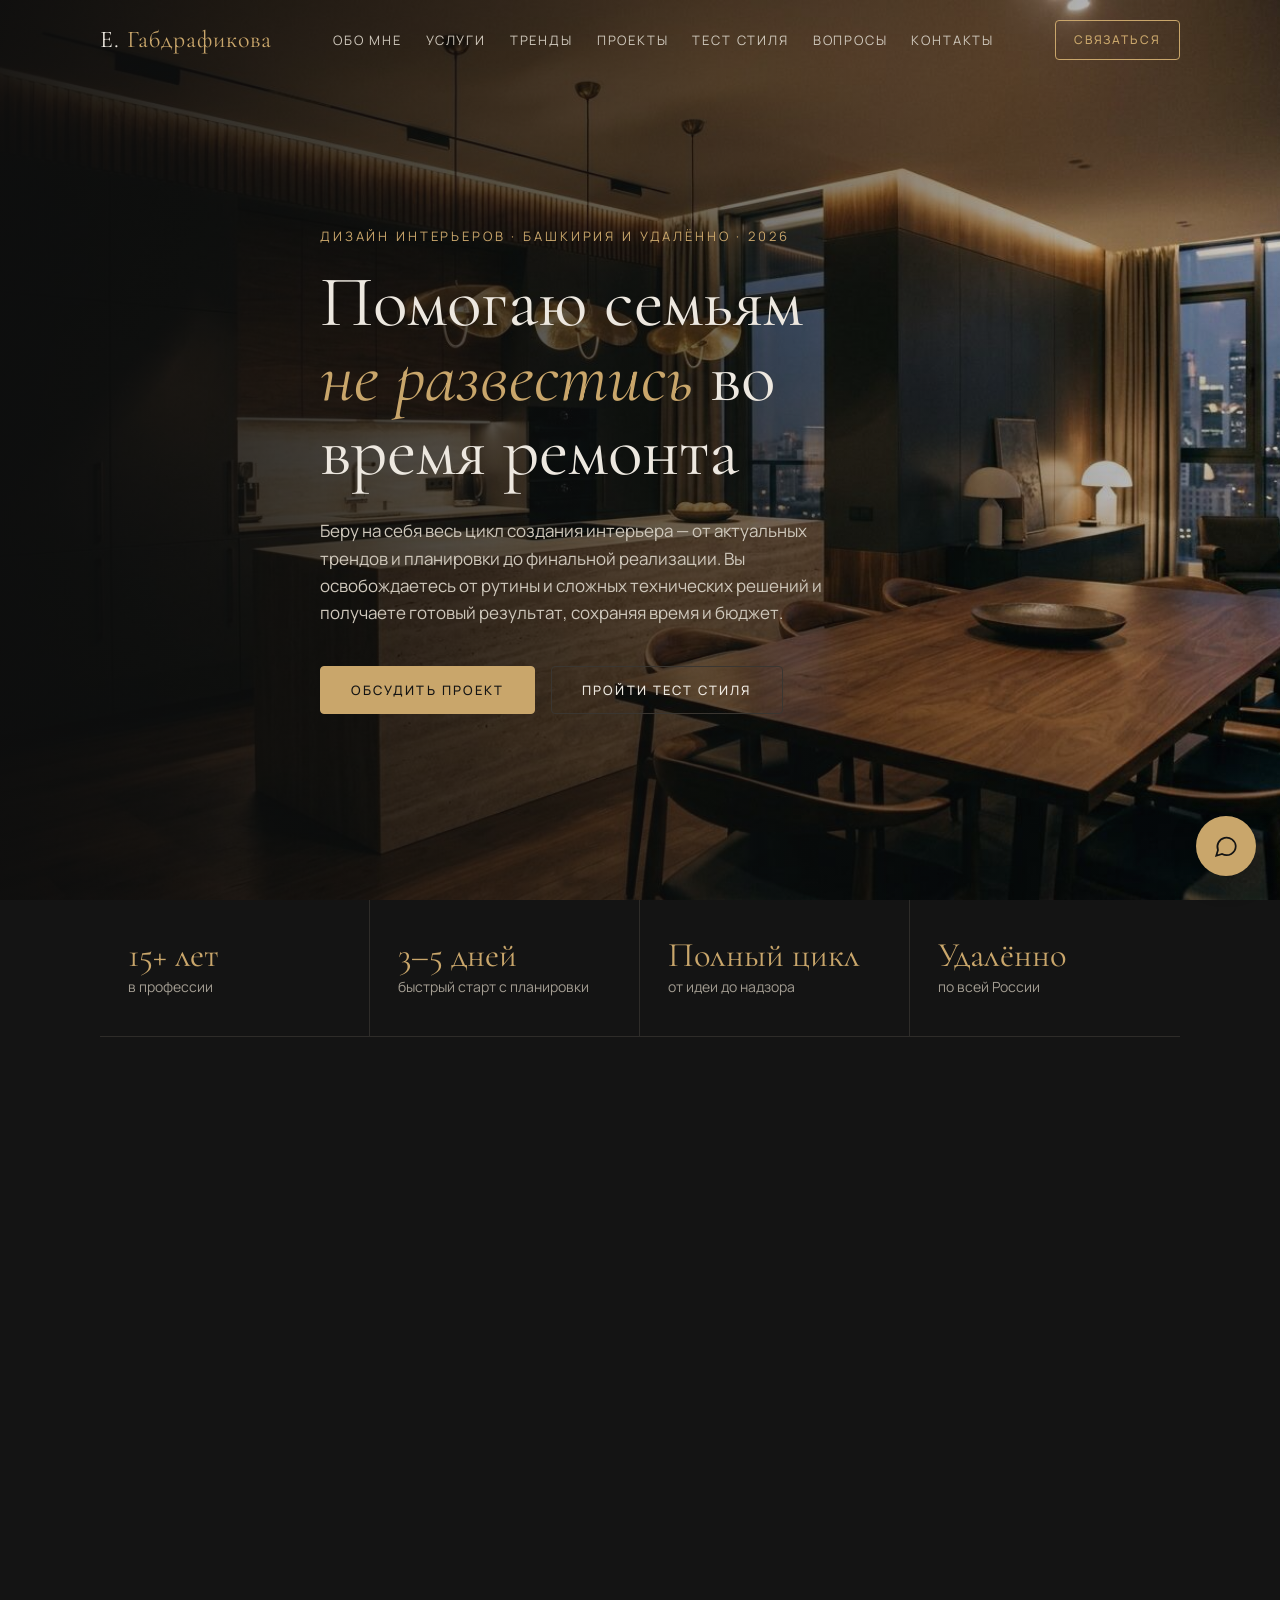
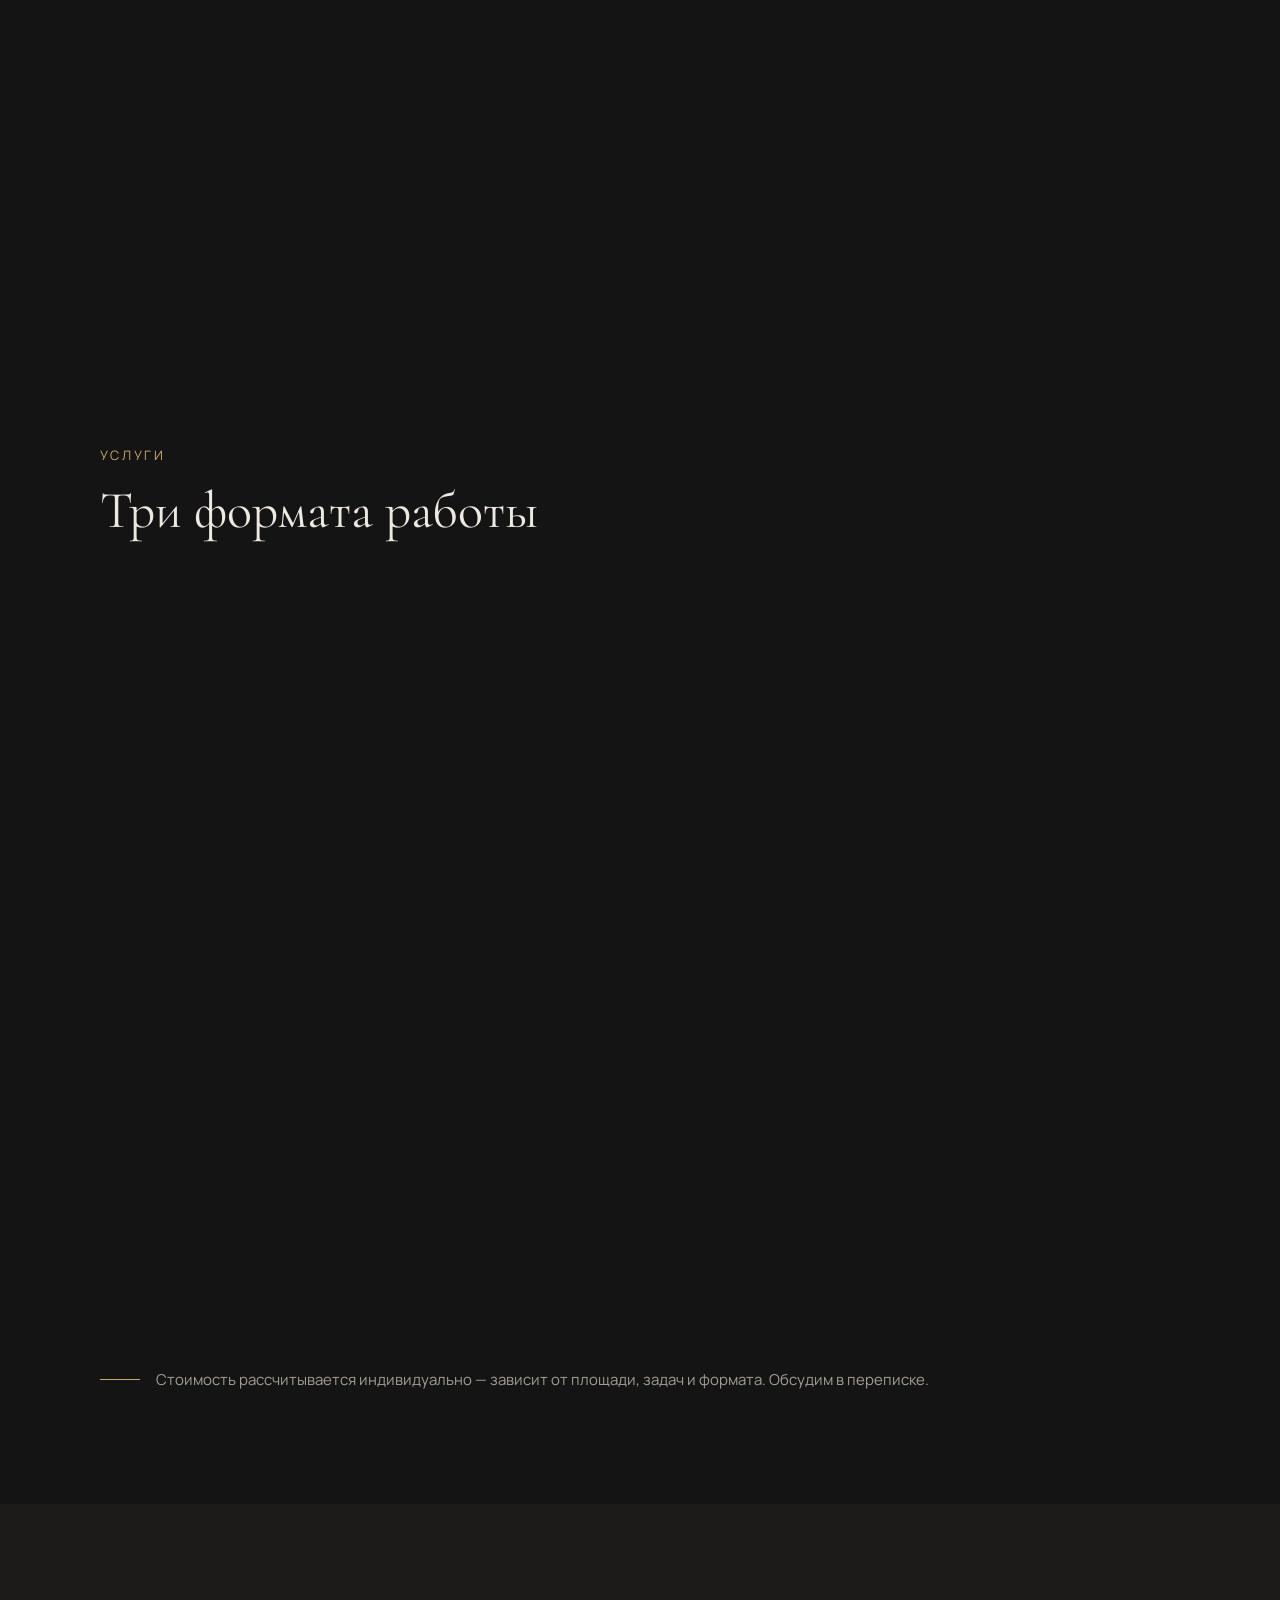
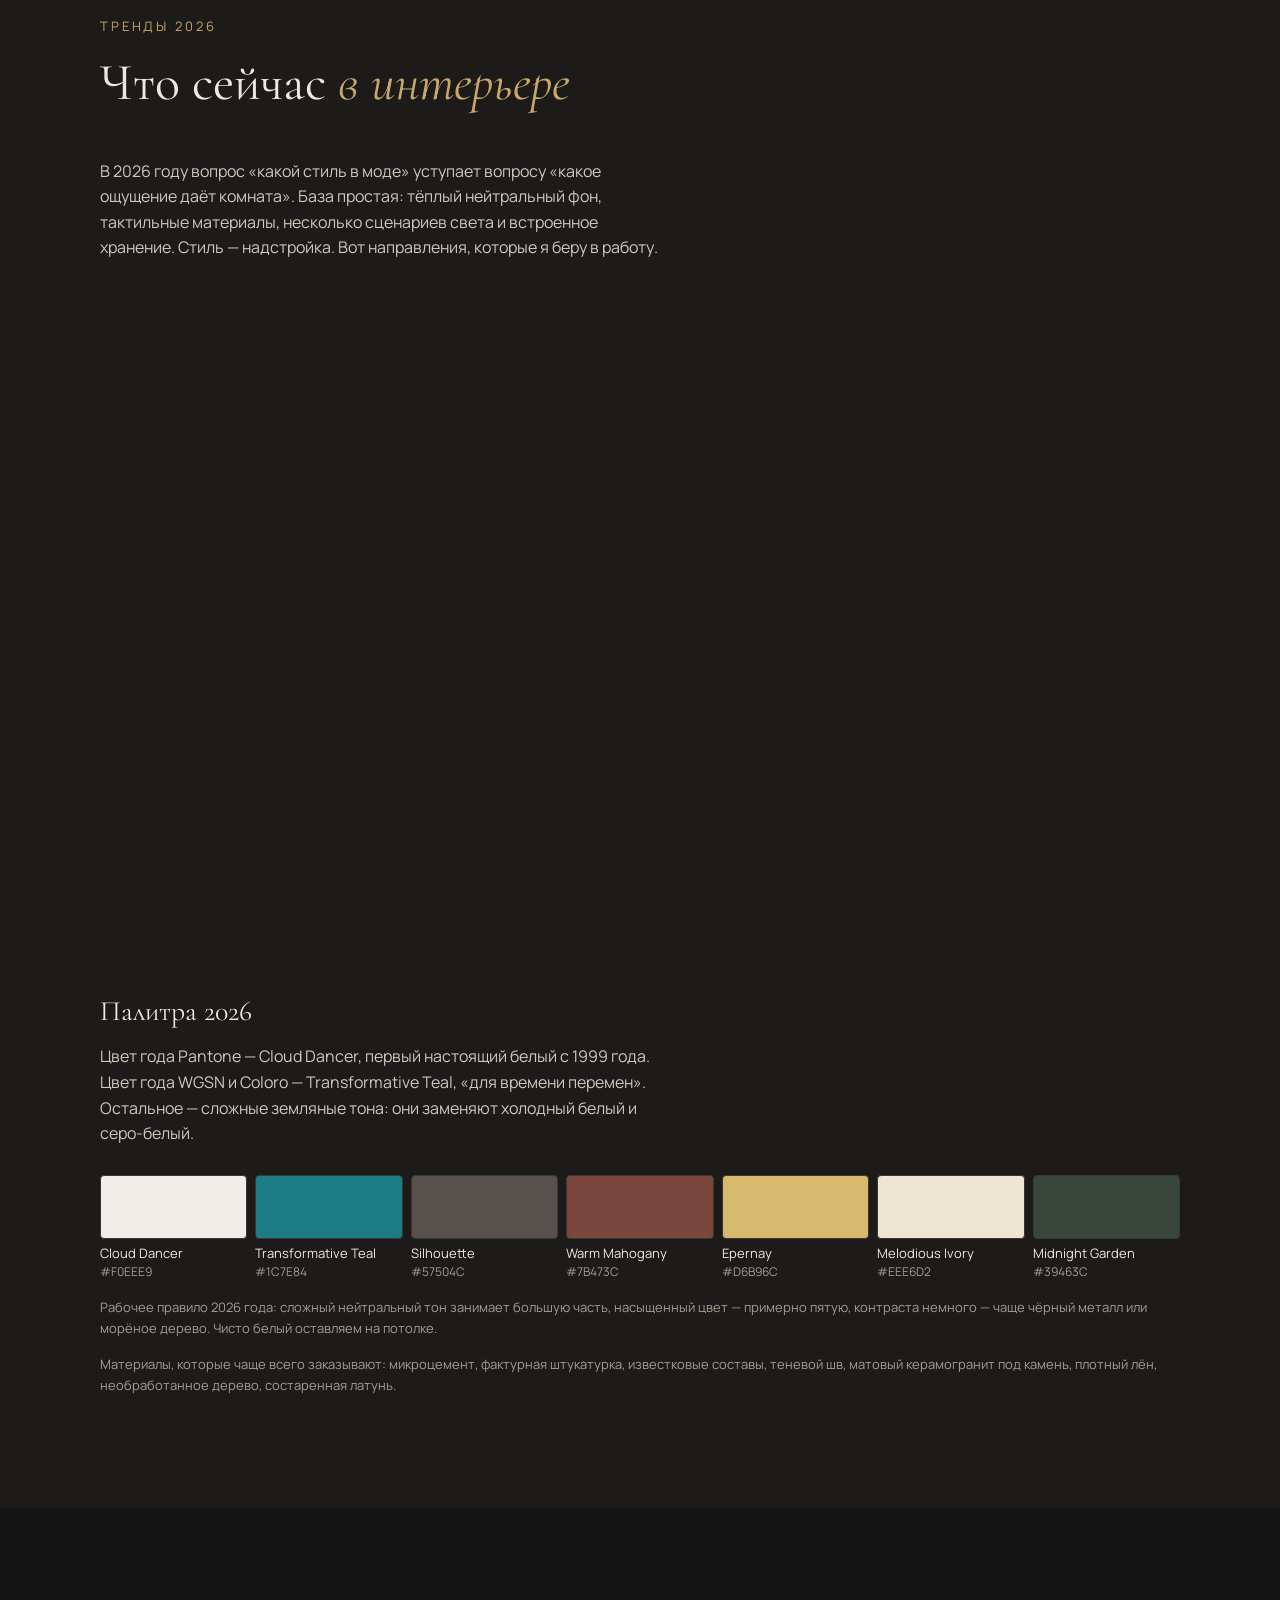
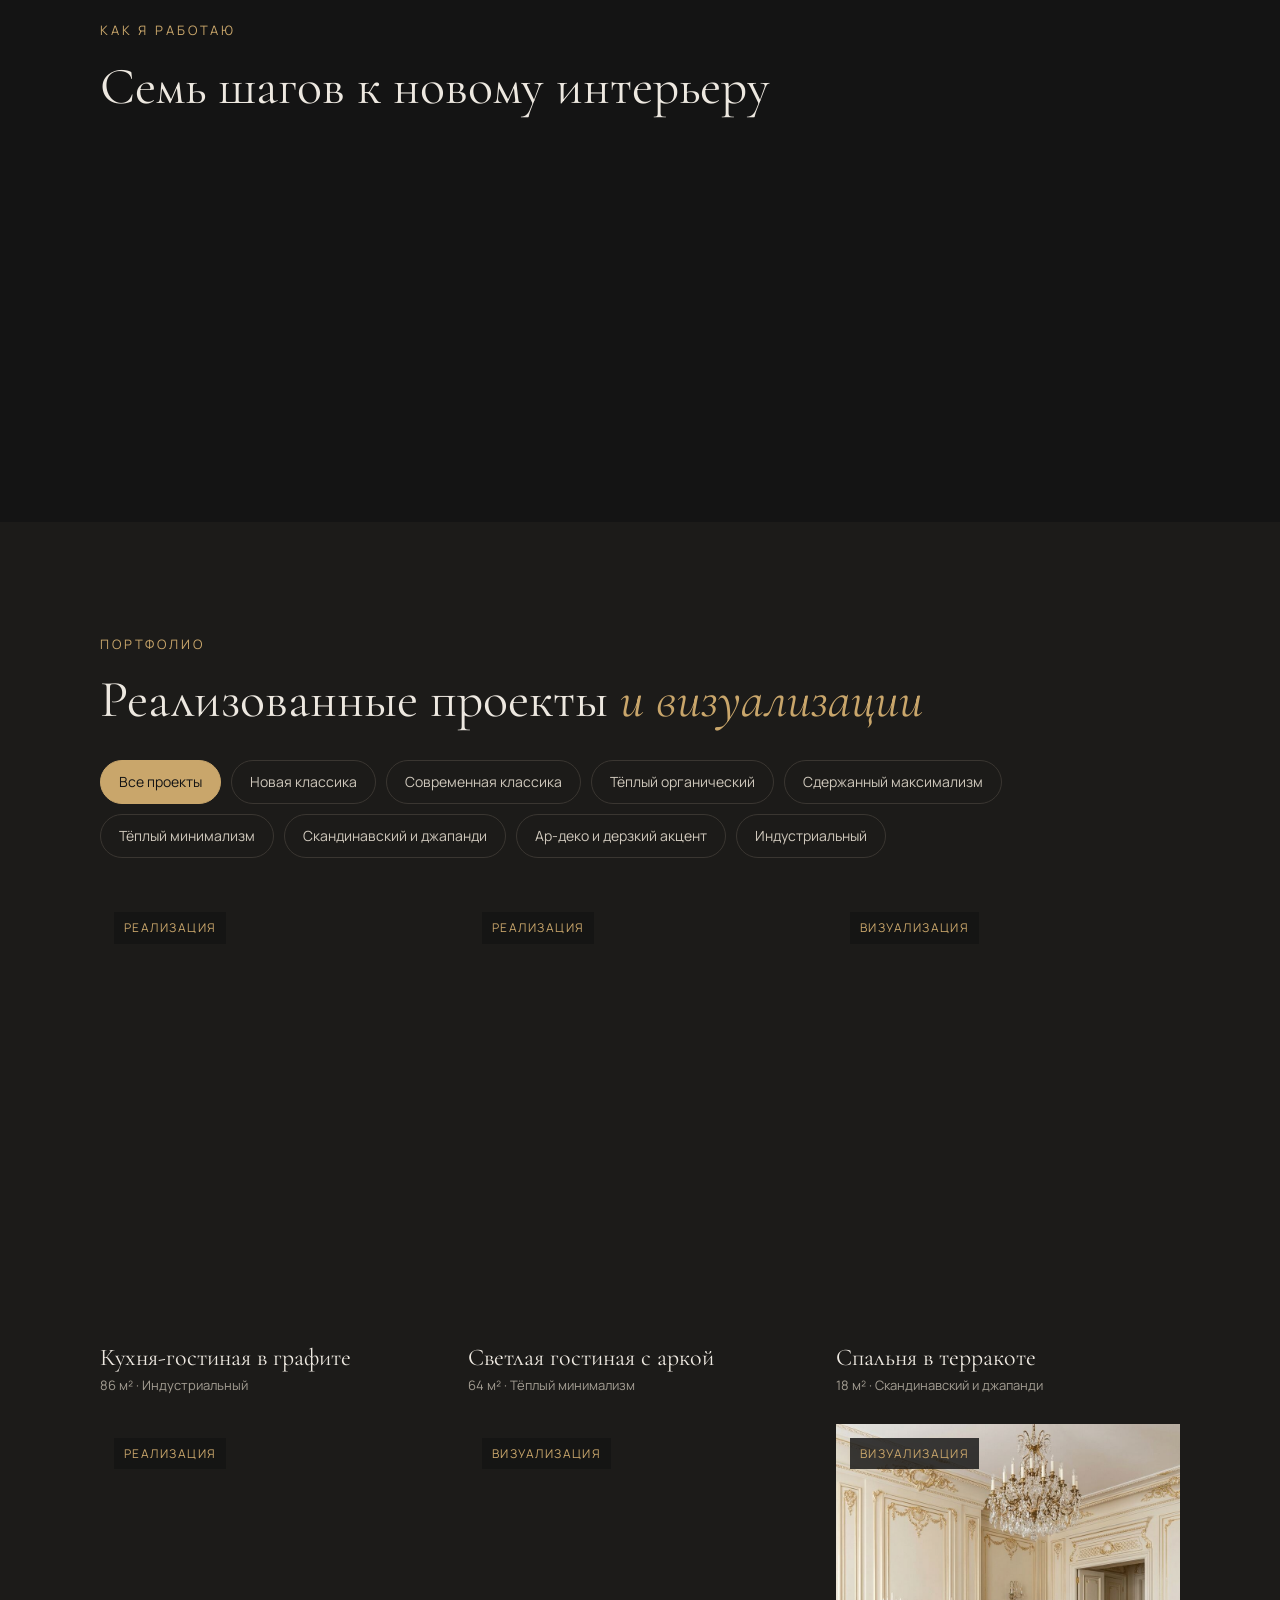
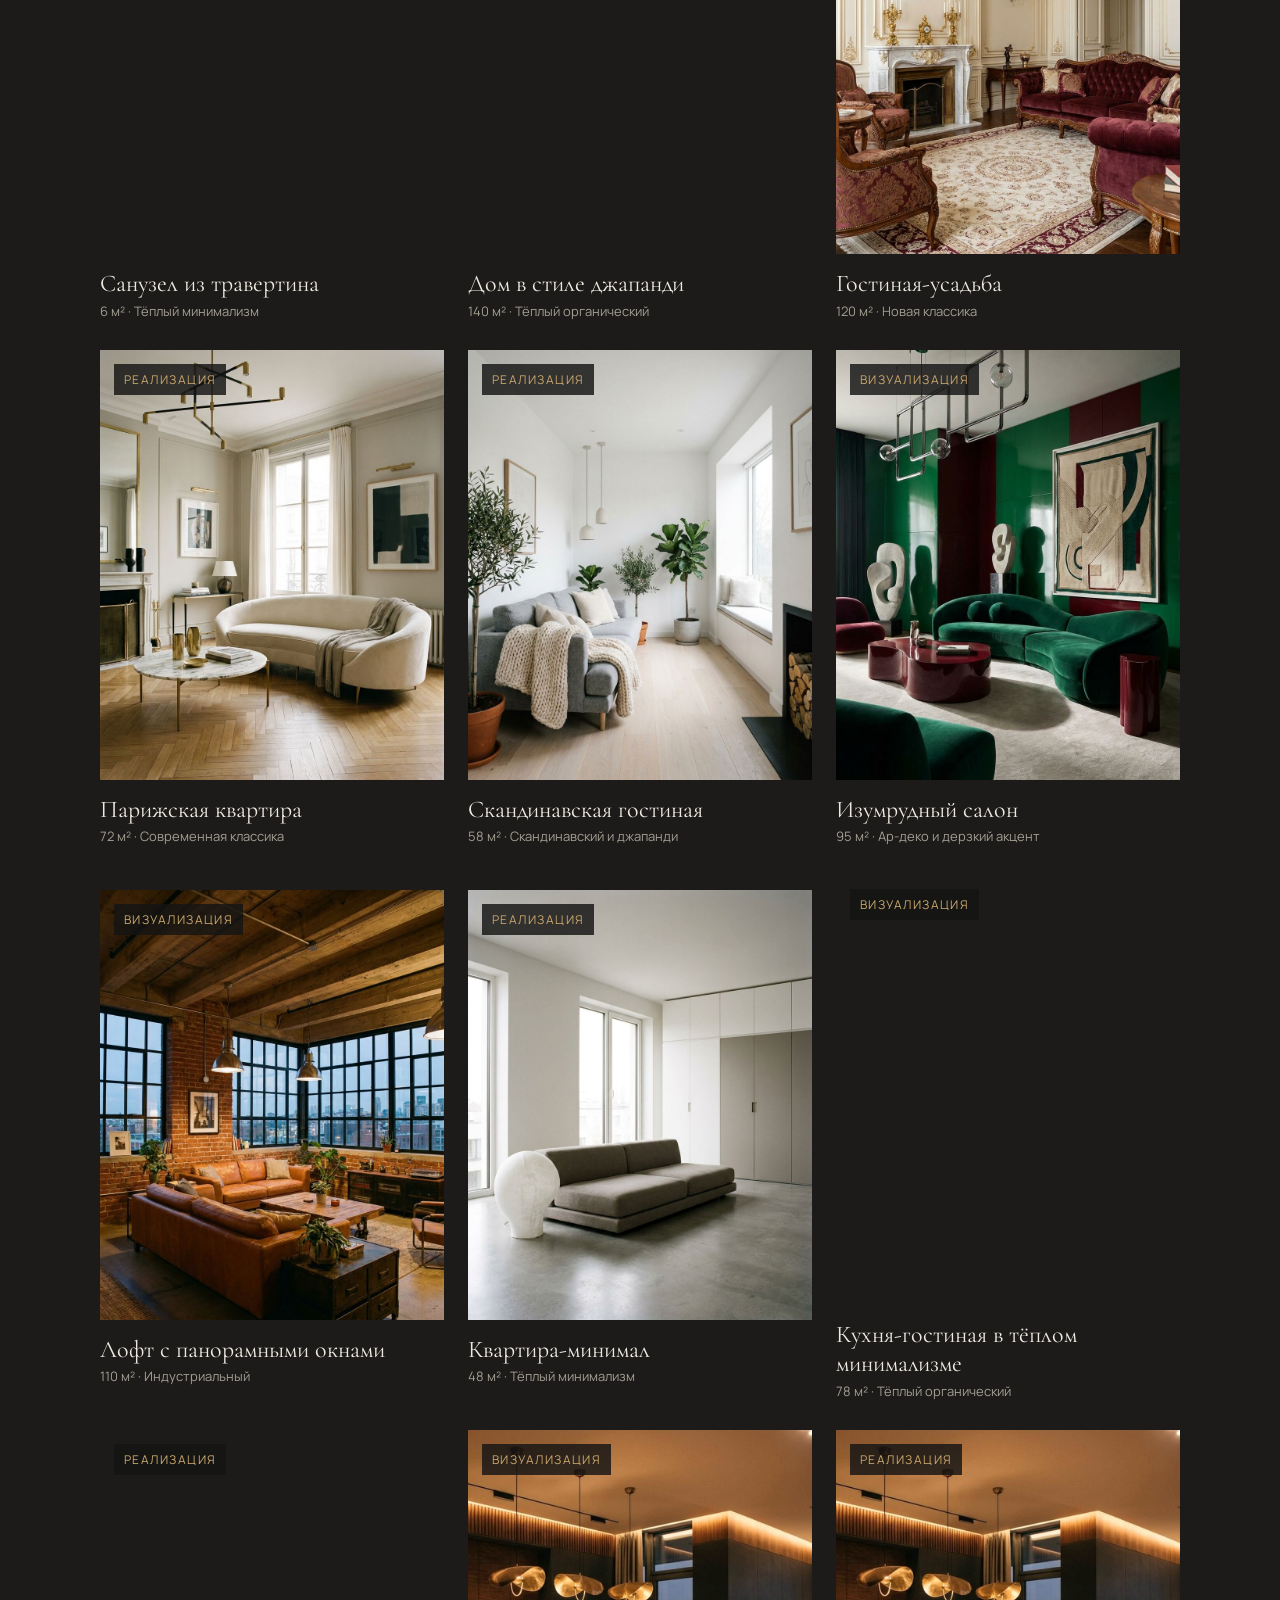
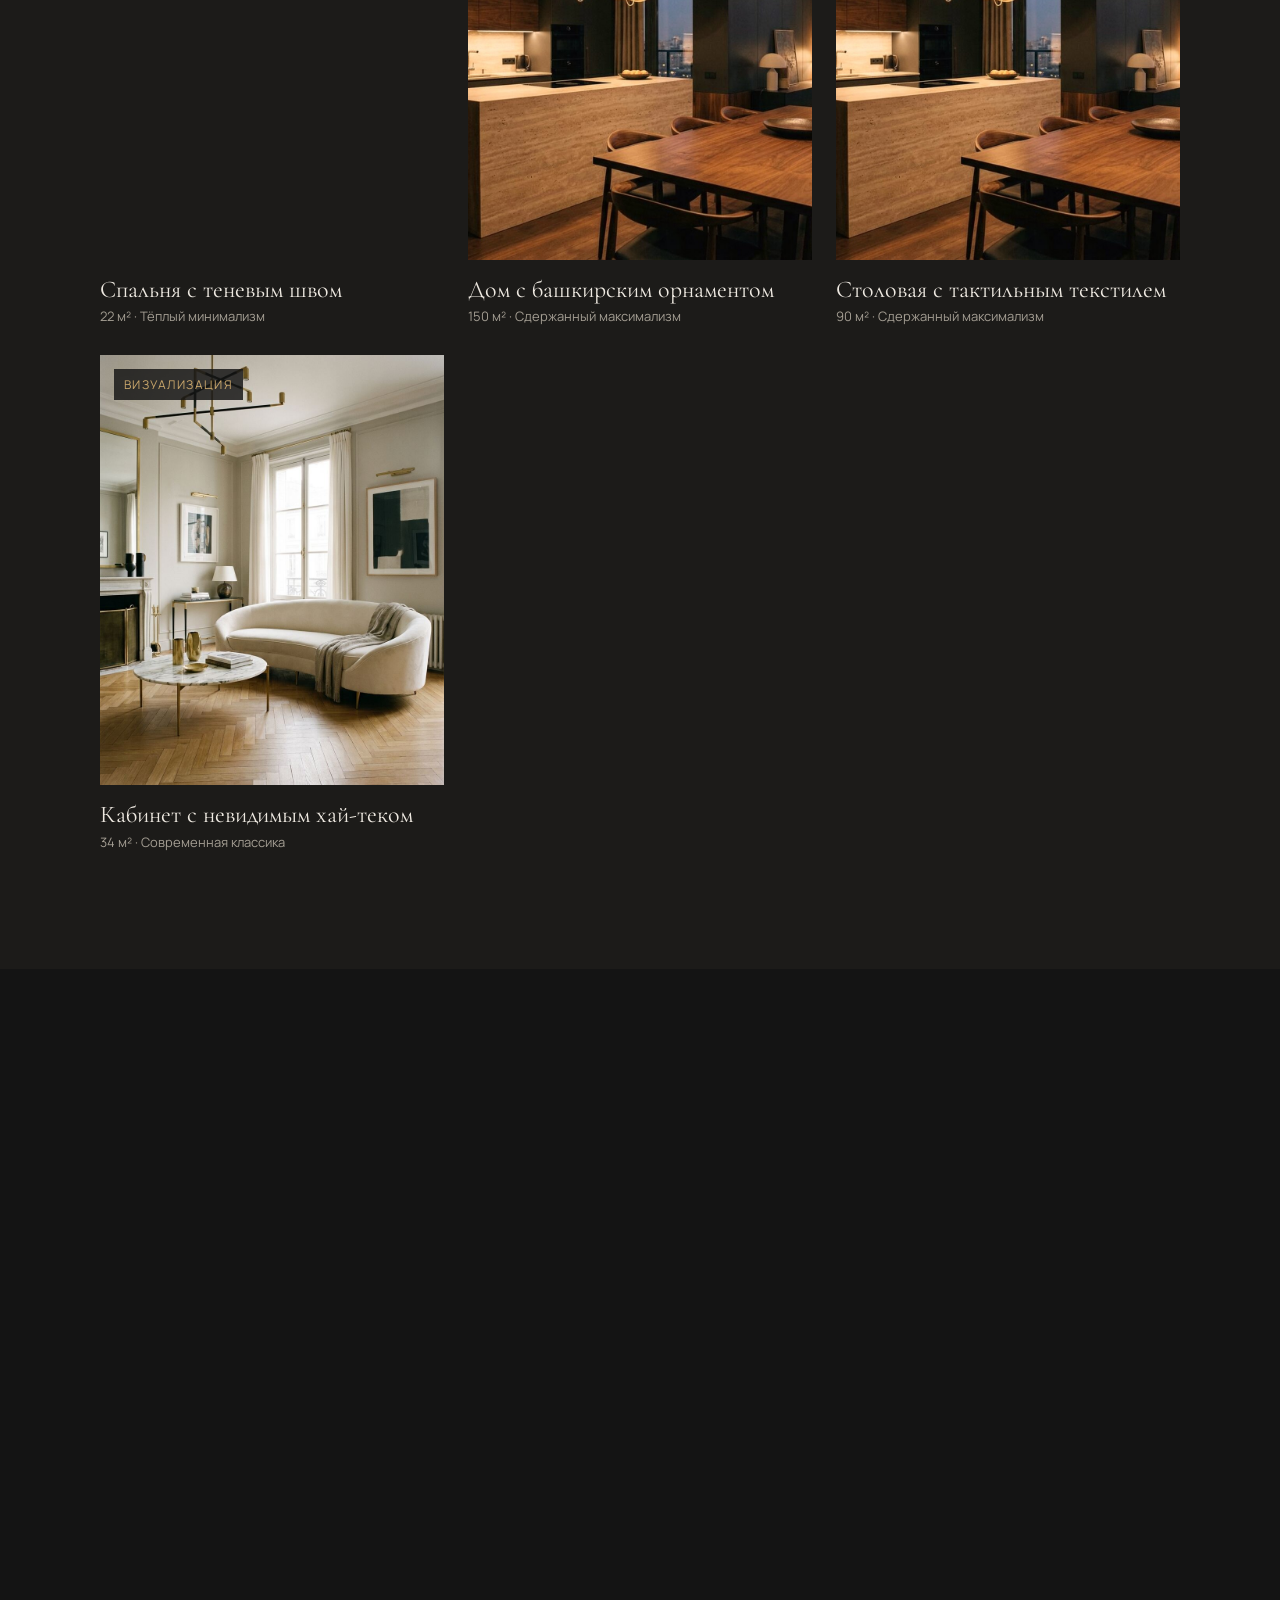
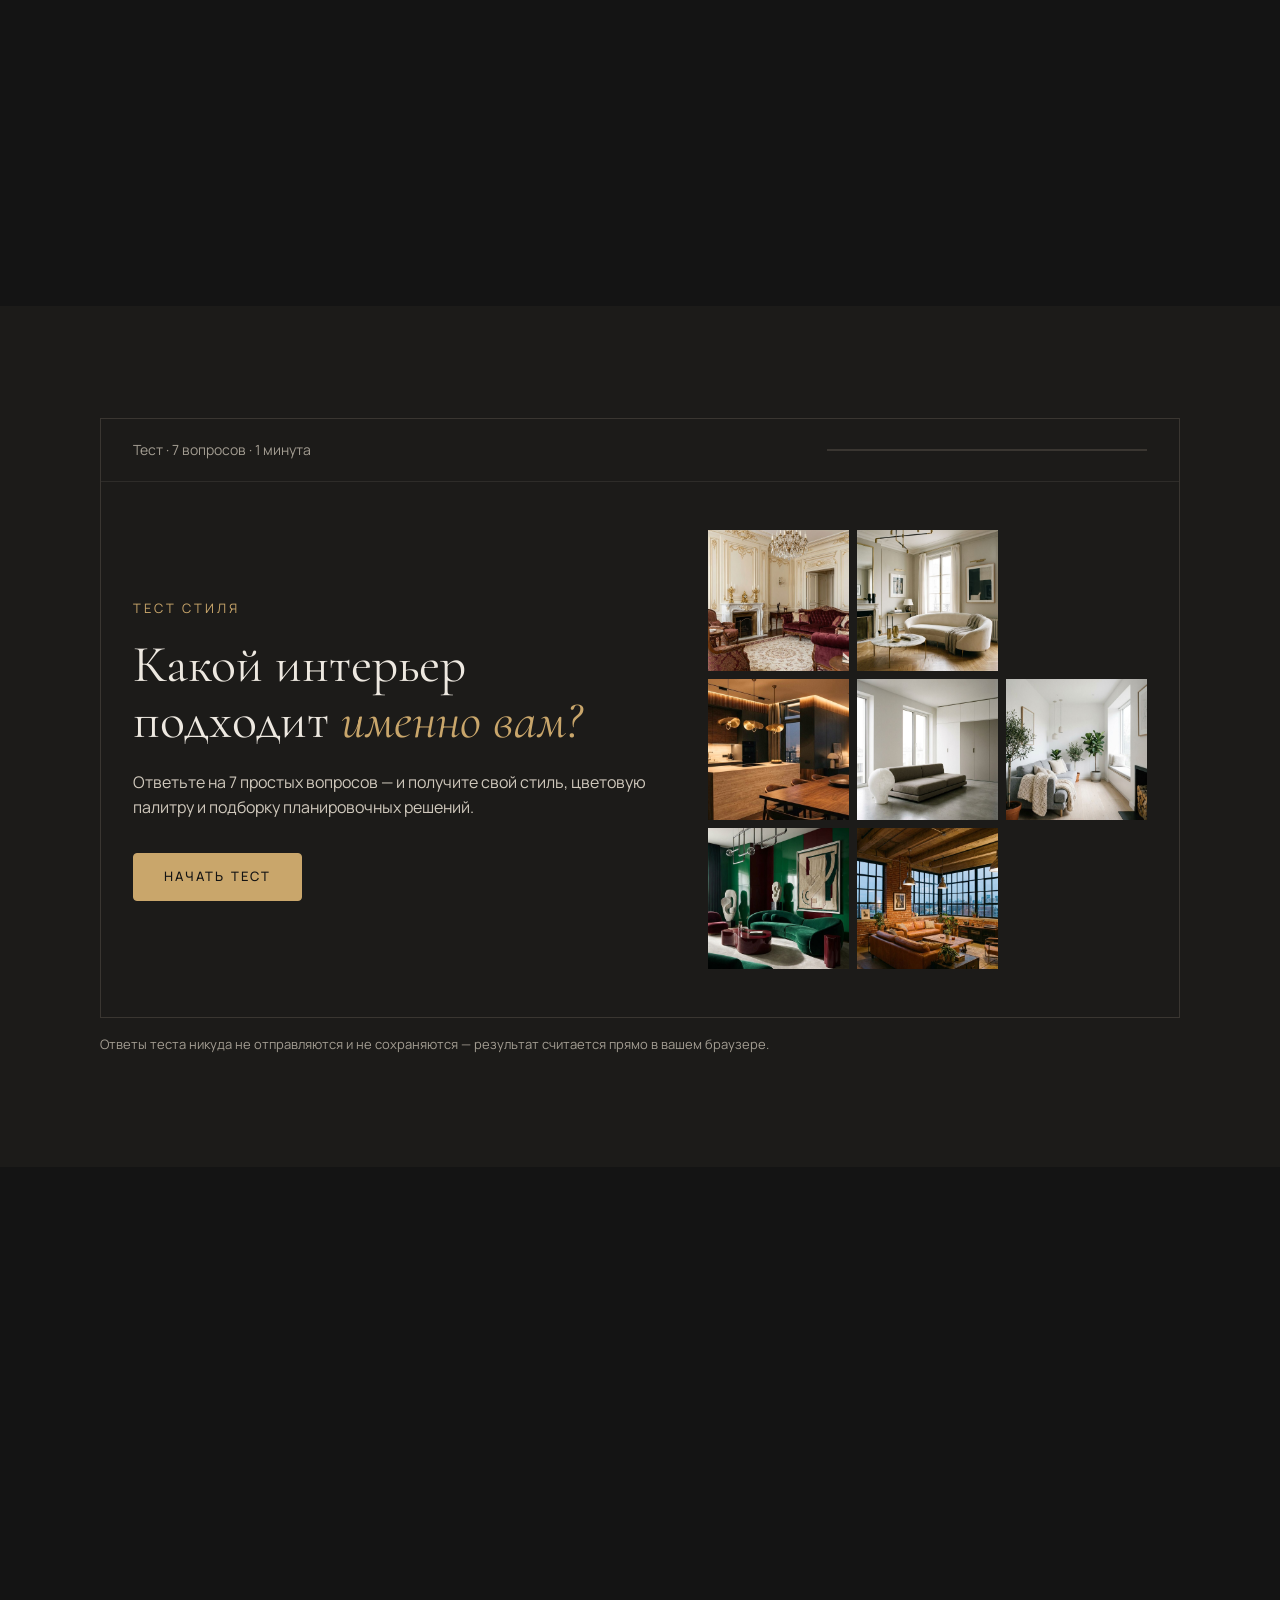
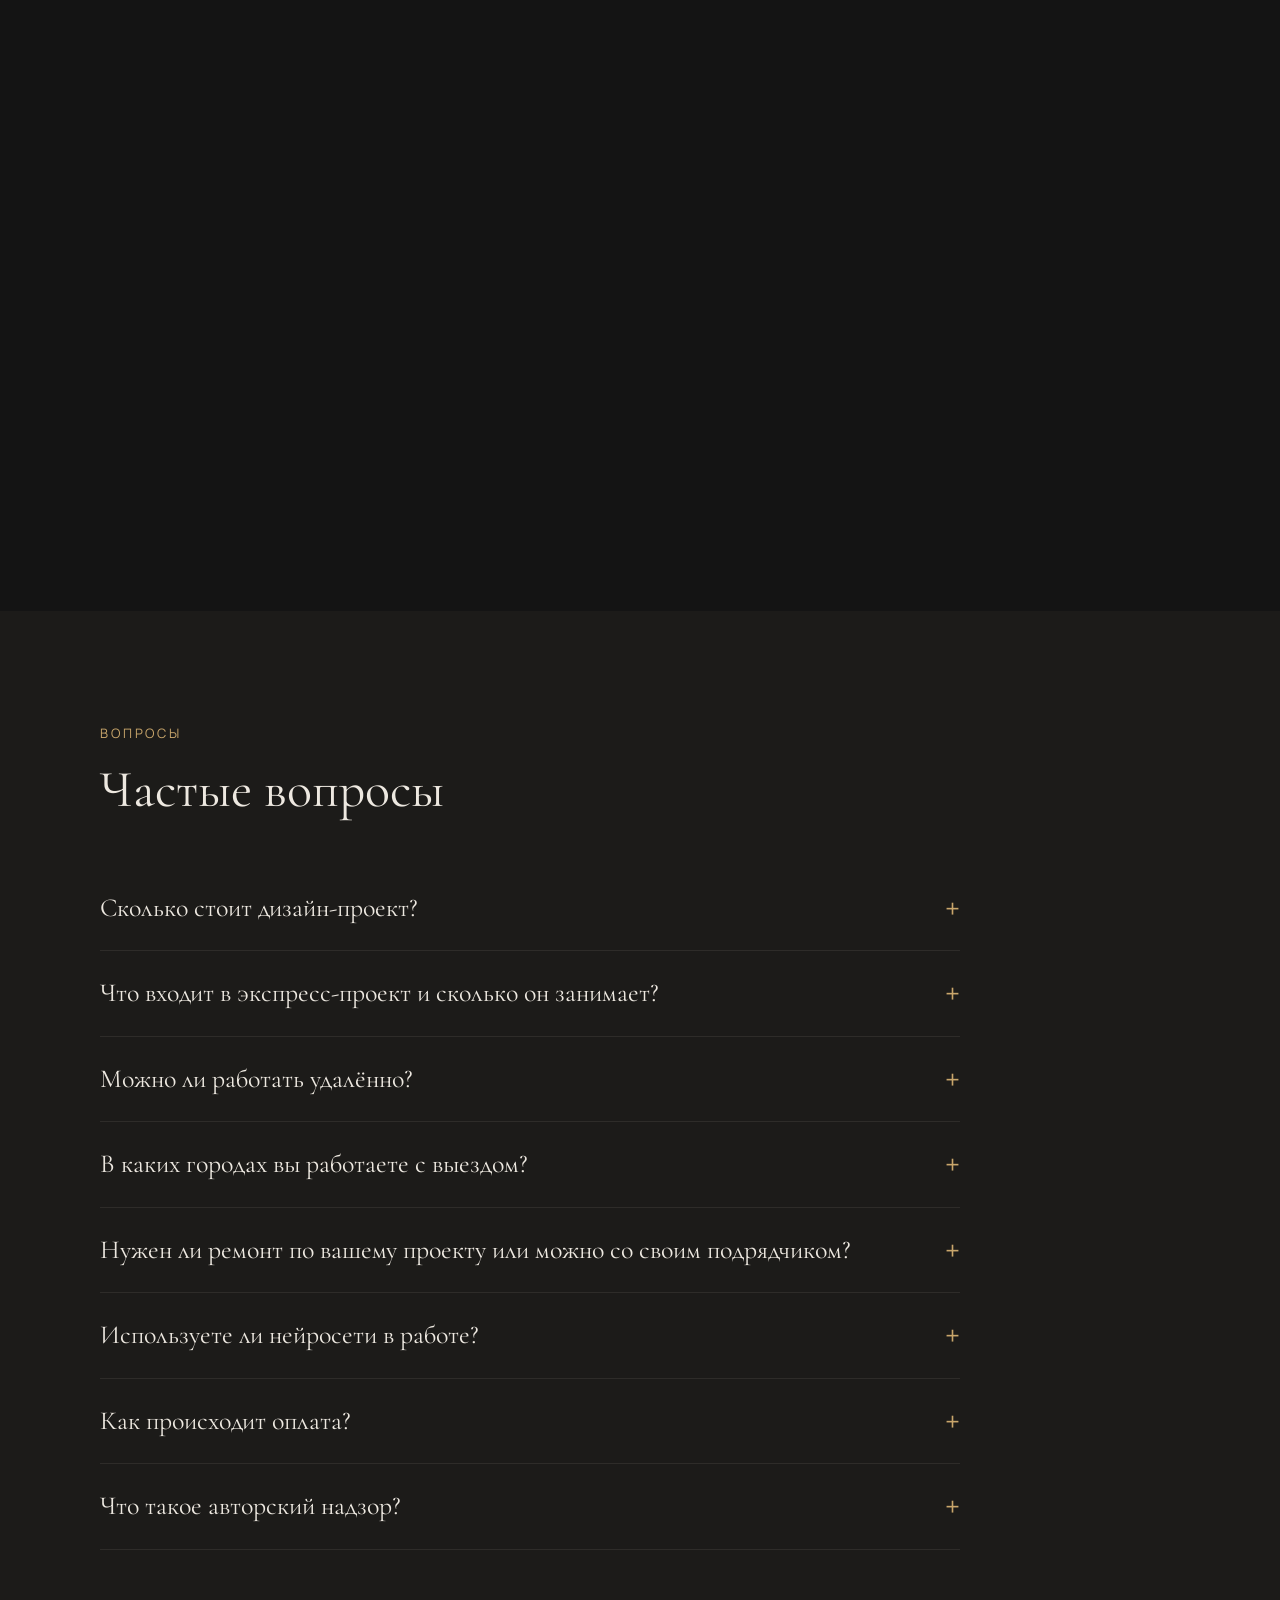
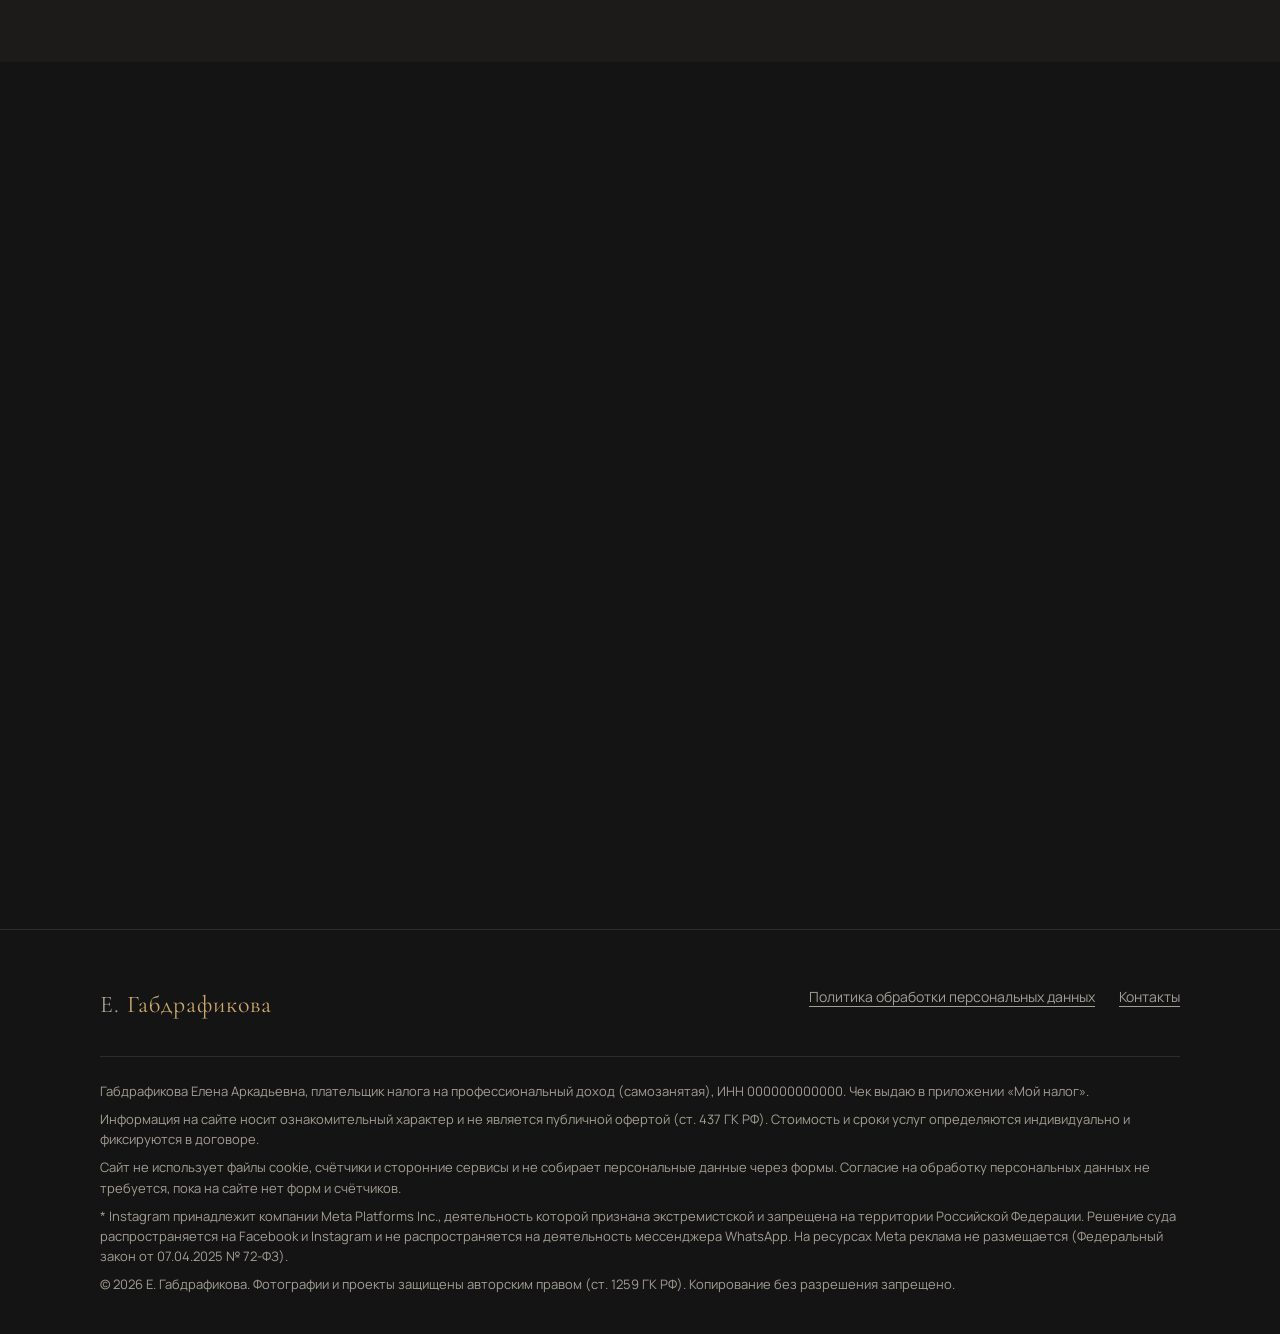
<file: index.html>
<!doctype html>
<html lang="ru">
<head>
<meta charset="utf-8">
<meta name="viewport" content="width=device-width, initial-scale=1, viewport-fit=cover">
<!-- Безопасность: разрешены только собственные файлы сайта, никаких внешних скриптов, фреймов и форм -->
<meta http-equiv="Content-Security-Policy" content="default-src 'none'; script-src 'self'; style-src 'self'; img-src 'self' data:; font-src 'self'; manifest-src 'self'; connect-src 'none'; frame-src 'none'; object-src 'none'; base-uri 'none'; form-action 'none'; upgrade-insecure-requests">
<meta name="referrer" content="strict-origin-when-cross-origin">
<meta name="color-scheme" content="dark">
<title>Елена Габдрафикова — дизайн интерьеров в Башкирии: Туймазы, Уфа, Октябрьский</title>
<meta name="description" content="Дизайнер интерьеров, опыт более 15 лет. Экспресс-планировка за 3–5 дней, дизайн-проект с 3D, рабочие чертежи и авторский надзор. Туймазы, Уфа, Октябрьский и удалённо по России.">
<meta name="robots" content="index, follow, max-image-preview:large">
<meta name="author" content="Габдрафикова Елена Аркадьевна">
<meta name="geo.region" content="RU-BAS">
<meta name="geo.placename" content="Туймазы">
<meta name="geo.position" content="54.50560;53.21100">
<meta name="ICBM" content="54.50560, 53.21100">
<meta name="theme-color" content="#141414">
<!-- ЗАМЕНИТЬ example.ru на свой домен после его покупки (canonical, og, JSON-LD, robots.txt, sitemap.xml) -->
<link rel="canonical" href="https://example.ru/">
<meta property="og:type" content="website">
<meta property="og:locale" content="ru_RU">
<meta property="og:site_name" content="Елена Габдрафикова — дизайн интерьеров">
<meta property="og:url" content="https://example.ru/">
<meta property="og:title" content="Елена Габдрафикова — дизайн интерьеров в Башкирии">
<meta property="og:description" content="Помогаю семьям не развестись во время ремонта. Полный цикл: от идеи до авторского надзора. Работаю с выездом и удалённо.">
<meta property="og:image" content="https://example.ru/assets/img/hero.jpg">
<meta property="og:image:width" content="1264">
<meta property="og:image:height" content="848">
<meta property="og:image:alt" content="Интерьер, спроектированный Еленой Габдрафиковой">
<meta name="twitter:card" content="summary_large_image">
<meta name="twitter:title" content="Елена Габдрафикова — дизайн интерьеров в Башкирии">
<meta name="twitter:description" content="Экспресс-проект, дизайн-проект с 3D, чертежи и авторский надзор. Туймазы, Уфа, Октябрьский и удалённо по России.">
<meta name="twitter:image" content="https://example.ru/assets/img/hero.jpg">
<meta name="twitter:image:alt" content="Интерьер, спроектированный Еленой Габдрафиковой">
<!-- ЗАМЕНИТЬ: вставьте код подтверждения из Яндекс Вебмастера (meta name="yandex-verification") -->
<link rel="icon" href="assets/img/favicon.svg" type="image/svg+xml">
<link rel="preload" href="assets/fonts/cormorant-garamond-cyrillic-400-normal.woff2" as="font" type="font/woff2" crossorigin>
<link rel="preload" href="assets/fonts/manrope-cyrillic-400-normal.woff2" as="font" type="font/woff2" crossorigin>
<link rel="preload" href="assets/img/hero.jpg" as="image" fetchpriority="high">
<link rel="stylesheet" href="assets/css/fonts.css">
<link rel="stylesheet" href="assets/css/style.css">
<script type="application/ld+json">
{
  "@context": "https://schema.org",
  "@graph": [
    {
      "@type": "WebSite",
      "@id": "https://example.ru/#website",
      "url": "https://example.ru/",
      "name": "Елена Габдрафикова — дизайн интерьеров",
      "inLanguage": "ru-RU",
      "publisher": { "@id": "https://example.ru/#business" }
    },
    {
      "@type": "Person",
      "@id": "https://example.ru/#elena",
      "name": "Габдрафикова Елена Аркадьевна",
      "jobTitle": "Дизайнер интерьеров",
      "description": "Дизайнер интерьеров с профильным образованием и опытом более 15 лет. Работаю с частными квартирами и домами в Башкирии и по России.",
      "worksFor": { "@id": "https://example.ru/#business" },
      "knowsAbout": [
        "Дизайн интерьеров",
        "Планировочные решения",
        "3D-визуализация",
        "Рабочие чертежи",
        "Комплектация и подбор материалов",
        "Авторский надзор"
      ],
      "knowsLanguage": ["ru"],
      "sameAs": [
        "https://vk.ru/ВАШ_НИК",
        "https://max.ru/u/ВАШ_ТОКЕН",
        "https://telegram.org/",
        "https://www.instagram.com/_elena.designer/"
      ]
    },
    {
      "@type": "ProfessionalService",
      "@id": "https://example.ru/#business",
      "name": "Елена Габдрафикова — дизайн интерьеров",
      "alternateName": "Дизайн интерьеров в Туймазах, Уфе и Октябрьском",
      "url": "https://example.ru/",
      "image": [
        "https://example.ru/assets/img/hero.jpg",
        "https://example.ru/assets/img/projects/kitchen.jpg",
        "https://example.ru/assets/img/styles/organic.jpg"
      ],
      "telephone": "+79000000000",
      "email": "hello@example.ru",
      "priceRange": "$$",
      "currenciesAccepted": "RUB",
      "paymentAccepted": "Самозанятость (НПД), безналичный перевод, наличные",
      "address": {
        "@type": "PostalAddress",
        "addressLocality": "Туймазы",
        "addressRegion": "Республика Башкортостан",
        "addressCountry": "RU"
      },
      "geo": { "@type": "GeoCoordinates", "latitude": 54.50560, "longitude": 53.21100 },
      "openingHoursSpecification": [
        { "@type": "OpeningHoursSpecification", "dayOfWeek": ["Monday","Tuesday","Wednesday","Thursday","Friday"], "opens": "10:00", "closes": "19:00" },
        { "@type": "OpeningHoursSpecification", "dayOfWeek": "Saturday", "opens": "10:00", "closes": "15:00" }
      ],
      "areaServed": [
        { "@type": "City", "name": "Туймазы" },
        { "@type": "City", "name": "Уфа" },
        { "@type": "City", "name": "Октябрьский" },
        { "@type": "City", "name": "Белебей" },
        { "@type": "City", "name": "Бавлы" },
        { "@type": "City", "name": "Дюртюли" },
        { "@type": "City", "name": "Стерлитамак" },
        { "@type": "City", "name": "Нефтекамск" },
        { "@type": "City", "name": "Набережные Челны" },
        { "@type": "AdministrativeArea", "name": "Республика Башкортостан" },
        { "@type": "AdministrativeArea", "name": "Республика Татарстан" },
        { "@type": "Country", "name": "Россия" }
      ],
      "employee": { "@id": "https://example.ru/#elena" },
      "availableLanguage": { "@type": "Language", "name": "Russian", "alternateName": "ru" },
      "sameAs": [
        "https://vk.ru/ВАШ_НИК",
        "https://max.ru/u/ВАШ_ТОКЕН",
        "https://telegram.org/",
        "https://www.instagram.com/_elena.designer/"
      ],
      "hasOfferCatalog": {
        "@type": "OfferCatalog",
        "name": "Форматы работы",
        "itemListElement": [
          {
            "@type": "Offer",
            "itemOffered": {
              "@type": "Service",
              "name": "Экспресс-проект",
              "serviceType": "Планировочные решения, обмерный план, мудборд и подборка идей",
              "provider": { "@id": "https://example.ru/#business" }
            }
          },
          {
            "@type": "Offer",
            "itemOffered": {
              "@type": "Service",
              "name": "Дизайн-проект",
              "serviceType": "Планировки, 3D-визуализация, подбор материалов, ведомости мебели и света",
              "provider": { "@id": "https://example.ru/#business" }
            }
          },
          {
            "@type": "Offer",
            "itemOffered": {
              "@type": "Service",
              "name": "Полный проект и авторский надзор",
              "serviceType": "Рабочие чертежи, комплектация, выезды на подбор, авторский надзор на объекте",
              "provider": { "@id": "https://example.ru/#business" }
            }
          },
          {
            "@type": "Offer",
            "itemOffered": {
              "@type": "Service",
              "name": "Быстрый старт: планировка за 3–5 дней",
              "serviceType": "Планировочное решение, зонирование и мудборд с визуализацией нейросетью",
              "provider": { "@id": "https://example.ru/#business" }
            }
          }
        ]
      }
    },
    {
      "@type": "FAQPage",
      "@id": "https://example.ru/#faq",
      "comment": "Разметка FAQPage нужна прежде всего Яндексу (в мобильной выдаче показываются вопрос и ответ). С 7 мая 2026 года Google убрал расширенные сниппеты FAQ для всех типов сайтов, включая государственные и медицинские.",
      "mainEntity": [
        {
          "@type": "Question",
          "name": "Сколько стоит дизайн-проект?",
          "acceptedAnswer": { "@type": "Answer", "text": "Стоимость рассчитывается индивидуально: зависит от площади, количества помещений и выбранного формата. Напишите мне — я задам несколько вопросов и назову точную цену. Публичный прайс на сайте не размещаю намеренно: стоимость каждого проекта считается по его объёму и составу работ." }
        },
        {
          "@type": "Question",
          "name": "Что входит в экспресс-проект и сколько он занимает?",
          "acceptedAnswer": { "@type": "Answer", "text": "Обмерный план, план расстановки мебели, мудборд и подборка идей с референсами — обычно 1–2 недели. Если нужно ещё быстрее, есть формат «быстрый старт»: планировочное решение и мудборд с визуализацией нейросетью за 3–5 дней." }
        },
        {
          "@type": "Question",
          "name": "Можно ли работать удалённо?",
          "acceptedAnswer": { "@type": "Answer", "text": "Да. Обмеры можно сделать по моей инструкции с фото и видео, а встречи, согласования и передача чертежей проходят онлайн. Авторский надзор нужен только там, где идут ремонтные работы." }
        },
        {
          "@type": "Question",
          "name": "В каких городах вы работаете с выездом?",
          "acceptedAnswer": { "@type": "Answer", "text": "Туймазы, Уфа, Октябрьский, Белебей, Бавлы, Дюртюли, Стерлитамак, Нефтекамск и Набережные Челны, а также ближайшие города Башкортостана и Татарстана. Остальные регионы — удалённо, по всей России." }
        },
        {
          "@type": "Question",
          "name": "Нужен ли ремонт по вашему проекту или можно со своим подрядчиком?",
          "acceptedAnswer": { "@type": "Answer", "text": "Можно работать с любым подрядчиком. Я передаю рабочие чертежи, ведомости и спецификации, а если нужно — веду авторский надзор, чтобы бригада работала по проекту и не спорила с ним на месте." }
        },
        {
          "@type": "Question",
          "name": "Используете ли нейросети в работе?",
          "acceptedAnswer": { "@type": "Answer", "text": "Да, и это удобный быстрый способ увидеть направление: концепт и визуализация нейросетью занимают несколько дней и помогают определиться со стилем, палитрой и бюджетом. Финальные 3D-визуализации, планировки и рабочие чертежи я делаю вручную — нейросеть не заменяет чертежи и проектные решения." }
        },
        {
          "@type": "Question",
          "name": "Как происходит оплата?",
          "acceptedAnswer": { "@type": "Answer", "text": "Я работаю как самозанятая: после оплаты выдаю чек в приложении «Мой налог». Обычно работа идёт по этапам — предоплата, затем оплата по завершённым этапам. С юридическими лицами ставка налога на профессиональный доход — 6 %, с физическими — 4 %." }
        },
        {
          "@type": "Question",
          "name": "Что такое авторский надзор?",
          "acceptedAnswer": { "@type": "Answer", "text": "Это регулярные выезды на объект: я проверяю, что строители работают по чертежам, решаю вопросы на месте, принимаю технические узлы и не даю проекту «уплыть» от задуманного." }
        }
      ]
    }
  ]
}
</script>
<script src="assets/js/data.js" defer></script>
<script src="assets/js/main.js" defer></script>
</head>
<body>
<a class="skip" href="#main">Перейти к содержанию</a>

<header class="header" id="top">
  <div class="container header__in">
    <a class="logo" href="#top" aria-label="На главную">Е. <span>Габдрафикова</span></a>
    <nav class="nav" id="nav" aria-label="Основное меню">
      <a href="#about">Обо мне</a>
      <a href="#services">Услуги</a>
      <a href="#trends">Тренды</a>
      <a href="#portfolio">Проекты</a>
      <a href="#quiz">Тест стиля</a>
      <a href="#faq">Вопросы</a>
      <a href="#contacts">Контакты</a>
    </nav>
    <a class="btn btn--sm header__cta" href="#contacts">Связаться</a>
    <button class="burger" type="button" aria-controls="nav" aria-expanded="false" aria-label="Открыть меню"><span></span><span></span><span></span></button>
  </div>
</header>

<main id="main">
  <!-- 1. Первый экран -->
  <section class="hero">
    <div class="container">
      <div class="hero__box">
        <span class="kicker">Дизайн интерьеров · Башкирия и удалённо · 2026</span>
        <h1>Помогаю семьям <em>не развестись</em> во время ремонта</h1>
        <p>Беру на себя весь цикл создания интерьера — от актуальных трендов и планировки до финальной реализации. Вы освобождаетесь от рутины и сложных технических решений и получаете готовый результат, сохраняя время и бюджет.</p>
        <div class="hero__actions">
          <a class="btn btn--fill" href="#contacts">Обсудить проект</a>
          <a class="btn btn--ghost" href="#quiz">Пройти тест стиля</a>
        </div>
      </div>
    </div>
  </section>

  <div class="container">
    <ul class="stats">
      <li><b>15+ лет</b><span>в профессии</span></li>
      <li><b>3–5 дней</b><span>быстрый старт с планировки</span></li>
      <li><b>Полный цикл</b><span>от идеи до надзора</span></li>
      <li><b>Удалённо</b><span>по всей России</span></li>
    </ul>
  </div>

  <!-- 2. Обо мне -->
  <section class="section" id="about">
    <div class="container about">
      <div class="about__photo reveal">
        <!-- ЗАМЕНИТЬ: реальное фото Елены (assets/img/elena.jpg) -->
        <img src="assets/img/elena.jpg" width="747" height="1000" alt="Дизайнер интерьера Елена Габдрафикова" loading="lazy" decoding="async">
      </div>
      <div class="reveal">
        <span class="kicker">Обо мне</span>
        <h2 class="h2">Спокойствие — <em>часть проекта</em></h2>
        <p>Меня зовут Елена Аркадьевна Габдрафикова. Я дизайнер интерьера с профильным образованием и опытом более 15 лет.</p>
        <p>Моя задача — чтобы ремонт прошёл спокойно: без ссор, лишних трат и бессонных ночей. Вы утверждаете решения, а всю техническую часть — чертежи, подбор материалов, общение с поставщиками и контроль на объекте — я беру на себя.</p>
        <p>Работаю с тёплыми, тактильными интерьерами: микроцемент и фактурная штукатурка, дерево, известковые составы, плотный лён. В башкирских проектах часто подключаю локальный колорит — орнамент, кожу и дерево — в современной подаче.</p>
        <p class="quote">«Вы освобождаетесь от рутины и получаете только готовый, проработанный результат»</p>
        <p class="muted">Работаю с выездом на объект и удалённо:</p>
        <ul class="geo">
          <li>Туймазы</li><li>Уфа</li><li>Октябрьский</li><li>Белебей</li><li>Бавлы</li><li>Дюртюли</li><li>Стерлитамак</li><li>Нефтекамск</li><li>Набережные Челны</li><li>Татарстан</li><li>Удалённо по России</li>
        </ul>
      </div>
    </div>
  </section>

  <!-- 3. Услуги -->
  <section class="section section--tight" id="services">
    <div class="container">
      <span class="kicker">Услуги</span>
      <h2 class="h2">Три формата работы</h2>
      <div class="services reveal">
        <article class="service">
          <span class="service__num">01</span>
          <h3>Экспресс-проект</h3>
          <p class="service__sub">Быстро и без лишних затрат</p>
          <ul>
            <li>Обмерный план</li>
            <li>План расстановки мебели</li>
            <li>Мудборд и подборка идей</li>
            <li>Визуализация нейросетью — по желанию</li>
          </ul>
          <a class="btn" href="#contacts">Узнать стоимость</a>
        </article>
        <article class="service service--accent">
          <span class="service__num">02</span>
          <h3>Дизайн-проект</h3>
          <p class="service__sub">Видите интерьер до начала ремонта</p>
          <ul>
            <li>Обмерный план и планировки</li>
            <li>3D-визуализация помещений</li>
            <li>Подбор отделочных материалов</li>
            <li>Ведомость мебели и света</li>
          </ul>
          <a class="btn btn--fill" href="#contacts">Узнать стоимость</a>
        </article>
        <article class="service">
          <span class="service__num">03</span>
          <h3>Полный проект и надзор</h3>
          <p class="service__sub">Под ключ — от идеи до новоселья</p>
          <ul>
            <li>Всё из дизайн-проекта</li>
            <li>Полный пакет рабочих чертежей</li>
            <li>Совместные выезды на подбор</li>
            <li>Авторский надзор на объекте</li>
          </ul>
          <a class="btn" href="#contacts">Узнать стоимость</a>
        </article>
      </div>
      <div class="banner reveal">
        <div>
          <h3>Быстрый старт: планировка за 3–5 дней</h3>
          <p>Если нужно понять, что делать с квартирой, — начнём с планировочного решения, зонирования и мудборда. Быстрый формат помогает определиться со стилем и бюджетом до полного проекта.</p>
        </div>
        <a class="btn btn--fill" href="#contacts">Спросить про быстрый старт</a>
      </div>
      <p class="price-note">Стоимость рассчитывается индивидуально — зависит от площади, задач и формата. Обсудим в переписке.</p>
    </div>
  </section>

  <!-- 3a. Тренды 2026 -->
  <section class="section section--alt" id="trends">
    <div class="container">
      <span class="kicker">Тренды 2026</span>
      <h2 class="h2">Что сейчас <em>в интерьере</em></h2>
      <p class="lead">В 2026 году вопрос «какой стиль в моде» уступает вопросу «какое ощущение даёт комната». База простая: тёплый нейтральный фон, тактильные материалы, несколько сценариев света и встроенное хранение. Стиль — надстройка. Вот направления, которые я беру в работу.</p>
      <div class="trends reveal">
        <article class="trend">
          <span class="trend__tag">База</span>
          <h3>Тёплый органический минимализм</h3>
          <p>Холодный минимализм ушёл. Тёплые нейтрали, матовые фактурные стены, микроцемент и известковые составы, дерево с открытым тактильным рисунком. Ничего лишнего — но по-домашнему, а не по-выставочному.</p>
        </article>
        <article class="trend">
          <span class="trend__tag">Объём</span>
          <h3>Сдержанный максимализм</h3>
          <p>Пустые стены уступают место слоёному текстилю: ковёр поверх ковра, пледы, плотный лён, керамика ручной работы, винтажная мебель. Много предметов, но каждый осмысленный.</p>
        </article>
        <article class="trend">
          <span class="trend__tag">Смешение</span>
          <h3>Эклектика и «осовременённая древность»</h3>
          <p>Смешение эпох: антикварный комод рядом с минималистичной кухней. Отдельный тренд — региональная идентичность в современной подаче: в наших проектах это башкирский орнамент, кожа и дерево.</p>
        </article>
        <article class="trend">
          <span class="trend__tag">Материал</span>
          <h3>Тактильный натурализм</h3>
          <p>Материалы с патиной, а не просто износом: необработанное дерево, камень, штукатурка с лёгким облаком, состаренная латунь, зеллиге с неровным краем. Видно руку мастера — и это ценится.</p>
        </article>
        <article class="trend">
          <span class="trend__tag">Техника</span>
          <h3>Невидимый хай-тек</h3>
          <p>Техника прячется: розетки и зарядные модули встроены в столешницу, телевизор за картиной, вместо плинтуса — теневой шов, свет — по сценариям, а не «люстра в центре».</p>
        </article>
        <article class="trend">
          <span class="trend__tag">Акцент</span>
          <h3>Дофаминовый декор</h3>
          <p>Один насыщенный акцент на комнату — цвет, постер, арт-объект или глянцевый шкаф в глубоком оттенке. Выход из «бежевого минимализма», где интерьер выглядит дорого, но неживо.</p>
        </article>
      </div>

      <h3 class="sub-h">Палитра 2026</h3>
      <p class="lead">Цвет года Pantone — Cloud Dancer, первый настоящий белый с 1999 года. Цвет года WGSN и Coloro — Transformative Teal, «для времени перемен». Остальное — сложные земляные тона: они заменяют холодный белый и серо-белый.</p>
      <div class="palette palette--7">
        <div class="swatch"><div class="swatch__c sw-c1"></div><div class="swatch__n">Cloud Dancer</div><div class="swatch__h">#F0EEE9</div></div>
        <div class="swatch"><div class="swatch__c sw-c2"></div><div class="swatch__n">Transformative Teal</div><div class="swatch__h">#1C7E84</div></div>
        <div class="swatch"><div class="swatch__c sw-c3"></div><div class="swatch__n">Silhouette</div><div class="swatch__h">#57504C</div></div>
        <div class="swatch"><div class="swatch__c sw-c4"></div><div class="swatch__n">Warm Mahogany</div><div class="swatch__h">#7B473C</div></div>
        <div class="swatch"><div class="swatch__c sw-c5"></div><div class="swatch__n">Epernay</div><div class="swatch__h">#D6B96C</div></div>
        <div class="swatch"><div class="swatch__c sw-c6"></div><div class="swatch__n">Melodious Ivory</div><div class="swatch__h">#EEE6D2</div></div>
        <div class="swatch"><div class="swatch__c sw-c7"></div><div class="swatch__n">Midnight Garden</div><div class="swatch__h">#39463C</div></div>
      </div>
      <p class="note">Рабочее правило 2026 года: сложный нейтральный тон занимает большую часть, насыщенный цвет — примерно пятую, контраста немного — чаще чёрный металл или морёное дерево. Чисто белый оставляем на потолке.</p>
      <p class="note">Материалы, которые чаще всего заказывают: микроцемент, фактурная штукатурка, известковые составы, теневой шв, матовый керамогранит под камень, плотный лён, необработанное дерево, состаренная латунь.</p>
    </div>
  </section>

  <!-- 4. Этапы -->
  <section class="section" id="steps">
    <div class="container">
      <span class="kicker">Как я работаю</span>
      <h2 class="h2">Семь шагов к&nbsp;новому интерьеру</h2>
      <ol class="steps reveal">
        <li class="step"><span class="step__dot">1</span><h3>Встреча и бриф</h3><p>Знакомимся, обсуждаем задачи, образ жизни и бюджет</p></li>
        <li class="step"><span class="step__dot">2</span><h3>Обмер и фотофиксация</h3><p>Точные замеры и фото объекта — основа проекта</p></li>
        <li class="step"><span class="step__dot">3</span><h3>Планировочные решения</h3><p>Несколько вариантов планировки и зонирования на выбор</p></li>
        <li class="step"><span class="step__dot">4</span><h3>Концепция и мудборд</h3><p>Стиль, палитра, материалы и настроение</p></li>
        <li class="step"><span class="step__dot">5</span><h3>3D-визуализация</h3><p>Видите будущий интерьер до начала ремонта</p></li>
        <li class="step"><span class="step__dot">6</span><h3>Чертежи и комплектация</h3><p>Рабочая документация, ведомости материалов и мебели</p></li>
        <li class="step"><span class="step__dot">7</span><h3>Надзор и приёмка</h3><p>Контроль на объекте до финального результата</p></li>
      </ol>
    </div>
  </section>

  <!-- 5. Портфолио (карточки строятся из assets/js/data.js) -->
  <section class="section section--alt" id="portfolio">
    <div class="container">
      <span class="kicker">Портфолио</span>
      <h2 class="h2">Реализованные проекты <em>и визуализации</em></h2>
      <div class="filters" id="filters" role="group" aria-label="Фильтр по стилю"></div>
      <div class="grid" id="grid" aria-live="polite"></div>
      <noscript><p class="empty">Для просмотра портфолио включите JavaScript.</p></noscript>
    </div>
  </section>

  <dialog class="modal" id="modal" aria-labelledby="modal-title">
    <button class="modal__close" type="button" data-close aria-label="Закрыть">×</button>
    <div class="modal__in">
      <div class="modal__gallery">
        <div class="modal__main"><img id="modal-img" src="assets/img/hero.jpg" alt="" width="1200" height="1500" decoding="async"></div>
        <button class="modal__nav modal__nav--prev" type="button" data-step="-1" aria-label="Предыдущее фото">‹</button>
        <button class="modal__nav modal__nav--next" type="button" data-step="1" aria-label="Следующее фото">›</button>
        <div class="modal__thumbs" id="modal-thumbs"></div>
      </div>
      <div class="modal__info">
        <span class="kicker" id="modal-kind"></span>
        <h3 id="modal-title">Проект</h3>
        <dl class="facts">
          <div><dt>Площадь</dt><dd id="modal-area"></dd></div>
          <div><dt>Срок</dt><dd id="modal-term"></dd></div>
          <div><dt>Стиль</dt><dd id="modal-style"></dd></div>
          <div><dt>Город</dt><dd id="modal-city"></dd></div>
        </dl>
        <h4>Задача</h4><p id="modal-task"></p>
        <h4>Решение</h4><p id="modal-solution"></p>
        <div class="spacer" aria-hidden="true"></div>
        <a class="btn btn--fill" href="#contacts" data-close>Хочу так же</a>
      </div>
    </div>
  </dialog>

  <!-- 6. До / после -->
  <section class="section" id="compare">
    <div class="container compare-wrap">
      <div class="reveal">
        <span class="kicker">До и после</span>
        <h2 class="h2">Из бетона — <em>в дом</em></h2>
        <p class="lead">Передвиньте ползунок, чтобы увидеть, как менялось пространство. Та же комната, те же окна и арка — но совсем другая жизнь.</p>
      </div>
      <div class="compare reveal" id="compare-box">
        <!-- ЗАМЕНИТЬ: реальные фото «до» и «после» одного ракурса -->
        <img src="assets/img/before.jpg" width="928" height="1152" alt="Комната до ремонта: бетонные стены" loading="lazy" decoding="async">
        <img class="compare__after" src="assets/img/after.jpg" width="928" height="1152" alt="Та же комната после ремонта по дизайн-проекту" loading="lazy" decoding="async">
        <span class="compare__line" aria-hidden="true"></span>
        <span class="compare__label compare__label--before">До</span>
        <span class="compare__label compare__label--after">После</span>
        <label class="visually-hidden" for="compare-range">Сравнение «до» и «после»</label>
        <input class="compare__range" id="compare-range" type="range" min="0" max="100" value="50">
      </div>
    </div>
  </section>

  <!-- 7. Тест стиля + подборка идей -->
  <section class="section section--alt" id="quiz">
    <div class="container">
      <div class="quiz" id="quiz-box">
        <div class="quiz__top">
          <span id="quiz-step">Тест · 7 вопросов · 1 минута</span>
          <div class="progress" aria-hidden="true"><i id="quiz-bar"></i></div>
        </div>
        <div class="quiz__body" id="quiz-body" tabindex="-1">
          <div class="quiz__intro">
            <div>
              <span class="kicker">Тест стиля</span>
              <h2 class="h2">Какой интерьер подходит <em>именно вам?</em></h2>
              <p class="lead">Ответьте на 7 простых вопросов — и получите свой стиль, цветовую палитру и подборку планировочных решений.</p>
              <div class="spacer spacer--lg" aria-hidden="true"></div>
              <button class="btn btn--fill" type="button" id="quiz-start">Начать тест</button>
            </div>
            <div class="quiz__styles" aria-hidden="true">
              <img src="assets/img/styles/classic.jpg" alt="" loading="lazy" width="886" height="1100" decoding="async">
              <img src="assets/img/styles/modern-classic.jpg" alt="" loading="lazy" width="886" height="1100" decoding="async">
              <img src="assets/img/styles/organic.jpg" alt="" loading="lazy" width="886" height="1100" decoding="async">
              <img src="assets/img/styles/layered.jpg" alt="" loading="lazy" width="886" height="1100" decoding="async">
              <img src="assets/img/styles/minimal.jpg" alt="" loading="lazy" width="886" height="1100" decoding="async">
              <img src="assets/img/styles/scandi.jpg" alt="" loading="lazy" width="886" height="1100" decoding="async">
              <img src="assets/img/styles/avantgarde.jpg" alt="" loading="lazy" width="886" height="1100" decoding="async">
              <img src="assets/img/styles/industrial.jpg" alt="" loading="lazy" width="886" height="1100" decoding="async">
            </div>
          </div>
        </div>
      </div>
      <p class="note">Ответы теста никуда не отправляются и не сохраняются — результат считается прямо в вашем браузере.</p>
    </div>
  </section>

  <!-- 8. Отзывы -->
  <section class="section" id="reviews">
    <div class="container">
      <span class="kicker">Отзывы</span>
      <h2 class="h2">Что говорят клиенты</h2>
      <!-- ВНИМАНИЕ: ниже ПРИМЕРЫ. Перед публикацией замените на реальные отзывы клиентов
           (с их согласия) и удалите метки «пример». Вымышленные отзывы — недостоверная реклама (ст. 5 38-ФЗ). -->
      <div class="slider">
        <div class="slider__track" id="reviews-track" tabindex="0" role="region" aria-label="Отзывы клиентов">
          <article class="review"><span class="demo">пример</span><span class="review__q" aria-hidden="true">“</span><p>Делали квартиру в Уфе, пока сами жили в Туймазах. Елена взяла на себя всё — от обмеров до общения со строителями. Ни одной ссоры за полгода ремонта!</p><b>Имя клиента</b><small>Квартира 78 м², Уфа</small></article>
          <article class="review"><span class="demo">пример</span><span class="review__q" aria-hidden="true">“</span><p>Больше всего понравились варианты планировки: из неудобной «трёшки» получилась квартира, где у каждого есть своё место.</p><b>Имя клиента</b><small>Квартира 64 м², Туймазы</small></article>
          <article class="review"><span class="demo">пример</span><span class="review__q" aria-hidden="true">“</span><p>3D-визуализация совпала с итогом один в один. Уложились в смету, хотя я была уверена, что это невозможно.</p><b>Имя клиента</b><small>Дом 140 м², Октябрьский</small></article>
          <article class="review"><span class="demo">пример</span><span class="review__q" aria-hidden="true">“</span><p>Сначала показали концепт за четыре дня — стало понятно, куда двигаться. Потом чертежи и надзор: работали со своей бригадой, всё по проекту.</p><b>Имя клиента</b><small>Квартира 52 м², удалённо</small></article>
        </div>
        <div class="slider__ctrl">
          <button type="button" data-slide="-1" aria-label="Предыдущий отзыв">←</button>
          <button type="button" data-slide="1" aria-label="Следующий отзыв">→</button>
        </div>
      </div>
    </div>
  </section>

  <!-- 9. Вопросы -->
  <section class="section section--alt" id="faq">
    <div class="container">
      <span class="kicker">Вопросы</span>
      <h2 class="h2">Частые вопросы</h2>
      <div class="faq">
        <details><summary>Сколько стоит дизайн-проект?</summary><p>Стоимость рассчитывается индивидуально: зависит от площади, количества помещений и выбранного формата. Напишите мне — я задам несколько вопросов и назову точную цену. Публичный прайс на сайте не размещаю намеренно: стоимость каждого проекта считается по его объёму и составу работ.</p></details>
        <details><summary>Что входит в экспресс-проект и сколько он занимает?</summary><p>Обмерный план, план расстановки мебели, мудборд и подборка идей с референсами — обычно 1–2 недели. Если нужно ещё быстрее, есть формат «быстрый старт»: планировочное решение и мудборд с визуализацией нейросетью за 3–5 дней.</p></details>
        <details><summary>Можно ли работать удалённо?</summary><p>Да. Обмеры можно сделать по моей инструкции с фото и видео, а встречи, согласования и передача чертежей проходят онлайн. Авторский надзор нужен только там, где идут ремонтные работы.</p></details>
        <details><summary>В каких городах вы работаете с выездом?</summary><p>Туймазы, Уфа, Октябрьский, Белебей, Бавлы, Дюртюли, Стерлитамак, Нефтекамск и Набережные Челны, а также ближайшие города Башкортостана и Татарстана. Остальные регионы — удалённо, по всей России.</p></details>
        <details><summary>Нужен ли ремонт по вашему проекту или можно со своим подрядчиком?</summary><p>Можно работать с любым подрядчиком. Я передаю рабочие чертежи, ведомости и спецификации, а если нужно — веду авторский надзор, чтобы бригада работала по проекту и не спорила с ним на месте.</p></details>
        <details><summary>Используете ли нейросети в работе?</summary><p>Да, и это удобный быстрый способ увидеть направление: концепт и визуализация нейросетью занимают несколько дней и помогают определиться со стилем, палитрой и бюджетом. Финальные 3D-визуализации, планировки и рабочие чертежи я делаю вручную — нейросеть не заменяет чертежи и проектные решения.</p></details>
        <details><summary>Как происходит оплата?</summary><p>Я работаю как самозанятая: после оплаты выдаю чек в приложении «Мой налог». Обычно работа идёт по этапам — предоплата, затем оплата по завершённым этапам. С юридическими лицами ставка налога на профессиональный доход — 6 %, с физическими — 4 %.</p></details>
        <details><summary>Что такое авторский надзор?</summary><p>Это регулярные выезды на объект: я проверяю, что строители работают по чертежам, решаю вопросы на месте, принимаю технические узлы и не даю проекту «уплыть» от задуманного.</p></details>
      </div>
    </div>
  </section>

  <!-- 10. Контакты -->
  <section class="section" id="contacts">
    <div class="container contacts">
      <div class="reveal">
        <span class="kicker">Контакты</span>
        <h2 class="h2">Обсудим <em>ваш интерьер</em></h2>
        <p class="lead">Напишите в удобный мессенджер или позвоните. Расскажите о квартире или доме — я отвечу и подскажу, какой формат подойдёт.</p>
        <p class="note">Туймазы · Уфа · Октябрьский · Белебей · Бавлы · Дюртюли · Стерлитамак · Нефтекамск · Набережные Челны · удалённо по России</p>
        <p class="note">Основные каналы связи — MAX и Telegram. Instagram* в России ограничен: часть работ дублирую в MAX, Telegram и ВКонтакте.</p>
      </div>
      <ul class="contact-list reveal">
        <!-- ЗАМЕНИТЬ: номер телефона в трёх местах ниже и в плавающей кнопке -->
        <li><div class="row"><a href="tel:+79000000000"><span><span class="lbl">Телефон</span><span class="val">+7 (900) 000-00-00</span></span></a><button class="copy" type="button" data-copy="+79000000000">Скопировать</button></div></li>
        <!-- ЗАМЕНИТЬ: ссылка на профиль в MAX. В MAX нет постоянных ссылок с никнеймом —
             профиль → «Пригласить по ссылке» → скопировать ссылку вида https://max.ru/u/ТОКЕН -->
        <li><a href="https://max.ru/u/ВАШ_ТОКЕН" target="_blank" rel="noopener noreferrer"><span><span class="lbl">Мессенджер MAX</span><span class="val">Написать в MAX</span></span><span class="arr" aria-hidden="true">↗</span></a></li>
        <li><a href="https://wa.me/79000000000" target="_blank" rel="noopener noreferrer"><span><span class="lbl">WhatsApp</span><span class="val">Написать в WhatsApp</span></span><span class="arr" aria-hidden="true">↗</span></a></li>
        <!-- ЗАМЕНИТЬ: ссылка на профиль в Telegram. В общем виде t.me/ открывает главную
             страницу мессенджера; чтобы вела в профиль, укажите ник: https://t.me/ВАШ_НИК -->
        <li><a href="https://telegram.org/" target="_blank" rel="noopener noreferrer"><span><span class="lbl">Telegram</span><span class="val">Написать в Telegram</span></span><span class="arr" aria-hidden="true">↗</span></a></li>
        <!-- ЗАМЕНИТЬ: адрес страницы во ВКонтакте. С июля 2026 года VK работает на домене vk.ru -->
        <li><a href="https://vk.ru/ВАШ_НИК" target="_blank" rel="noopener noreferrer"><span><span class="lbl">ВКонтакте</span><span class="val">Страница ВКонтакте</span></span><span class="arr" aria-hidden="true">↗</span></a></li>
        <!-- ЗАМЕНИТЬ: ссылка на профиль в Instagram (сервис ограничен в России, см. сноску в подвале) -->
        <li><a href="https://www.instagram.com/_elena.designer/" target="_blank" rel="noopener noreferrer"><span><span class="lbl">Instagram*</span><span class="val">@_elena.designer</span></span><span class="arr" aria-hidden="true">↗</span></a></li>
      </ul>
    </div>
  </section>
</main>

<footer class="footer">
  <div class="container">
    <div class="footer__top">
      <a class="logo" href="#top">Е. <span>Габдрафикова</span></a>
      <nav class="footer__links" aria-label="Документы">
        <a href="privacy.html">Политика обработки персональных данных</a>
        <a href="#contacts">Контакты</a>
      </nav>
    </div>
    <div class="footer__legal">
      <!-- ЗАМЕНИТЬ: ИНН -->
      <p>Габдрафикова Елена Аркадьевна, плательщик налога на профессиональный доход (самозанятая), ИНН 000000000000. Чек выдаю в приложении «Мой налог».</p>
      <p>Информация на сайте носит ознакомительный характер и не является публичной офертой (ст. 437 ГК РФ). Стоимость и сроки услуг определяются индивидуально и фиксируются в договоре.</p>
      <p>Сайт не использует файлы cookie, счётчики и сторонние сервисы и не собирает персональные данные через формы. Согласие на обработку персональных данных не требуется, пока на сайте нет форм и счётчиков.</p>
      <p>* Instagram принадлежит компании Meta Platforms Inc., деятельность которой признана экстремистской и запрещена на территории Российской Федерации. Решение суда распространяется на Facebook и Instagram и не распространяется на деятельность мессенджера WhatsApp. На ресурсах Meta реклама не размещается (Федеральный закон от 07.04.2025 № 72-ФЗ).</p>
      <p>© <span id="year">2026</span> Е. Габдрафикова. Фотографии и проекты защищены авторским правом (ст. 1259 ГК РФ). Копирование без разрешения запрещено.</p>
    </div>
  </div>
</footer>

<div class="fab">
  <div class="fab__menu" id="fab-menu" hidden>
    <a href="https://max.ru/u/ВАШ_ТОКЕН" target="_blank" rel="noopener noreferrer">MAX</a>
    <a href="https://wa.me/79000000000" target="_blank" rel="noopener noreferrer">WhatsApp</a>
    <a href="https://telegram.org/" target="_blank" rel="noopener noreferrer">Telegram</a>
    <a href="https://vk.ru/ВАШ_НИК" target="_blank" rel="noopener noreferrer">ВКонтакте</a>
    <a href="tel:+79000000000">Позвонить</a>
  </div>
  <button class="fab__btn" type="button" aria-controls="fab-menu" aria-expanded="false" aria-label="Связаться">
    <svg viewBox="0 0 24 24" fill="none" stroke="currentColor" stroke-width="1.6" aria-hidden="true"><path d="M21 12a8.5 8.5 0 0 1-12.6 7.4L3 21l1.6-5.2A8.5 8.5 0 1 1 21 12Z"/></svg>
  </button>
</div>

<button class="to-top" type="button" aria-label="Наверх" title="Наверх">
  <svg viewBox="0 0 24 24" fill="none" stroke="currentColor" stroke-width="1.6" stroke-linecap="round" stroke-linejoin="round" aria-hidden="true"><path d="M12 19V6"/><path d="m5.5 12.5 6.5-6.5 6.5 6.5"/></svg>
</button>
</body>
</html>
</file>
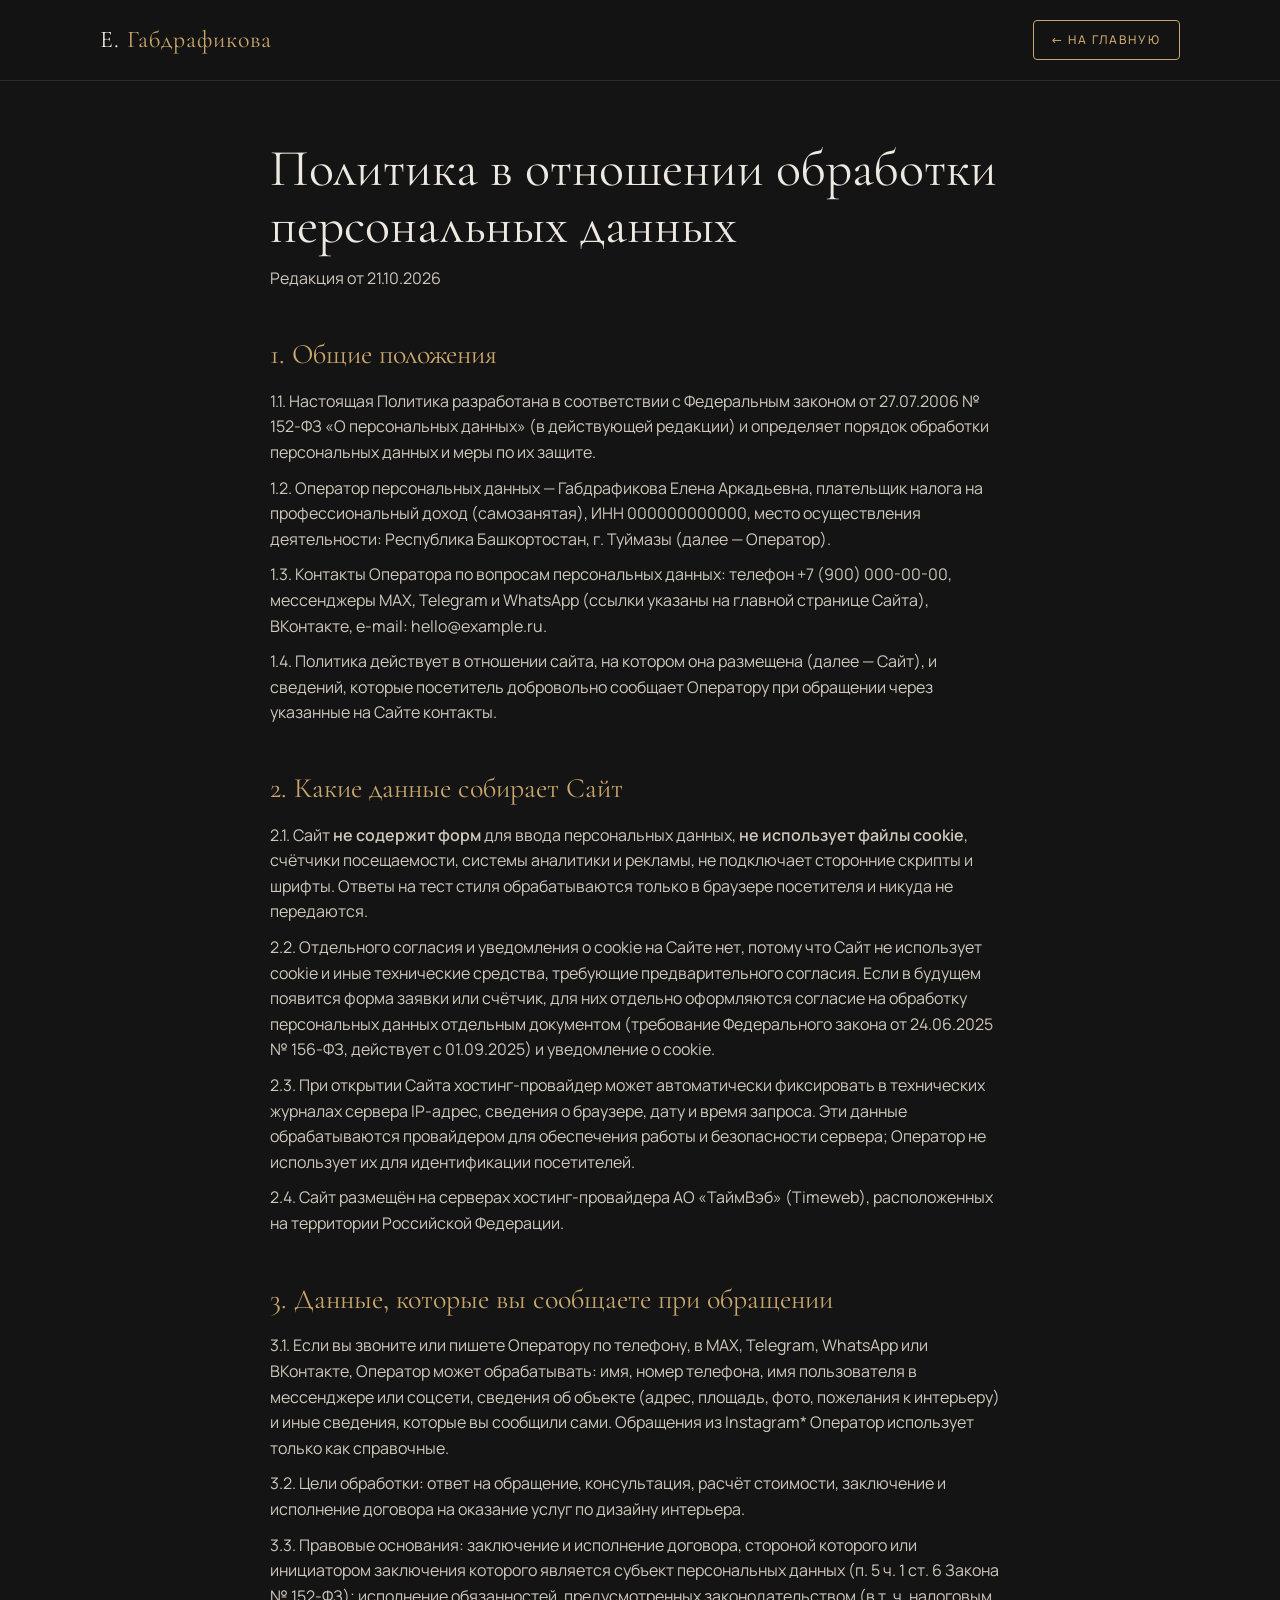
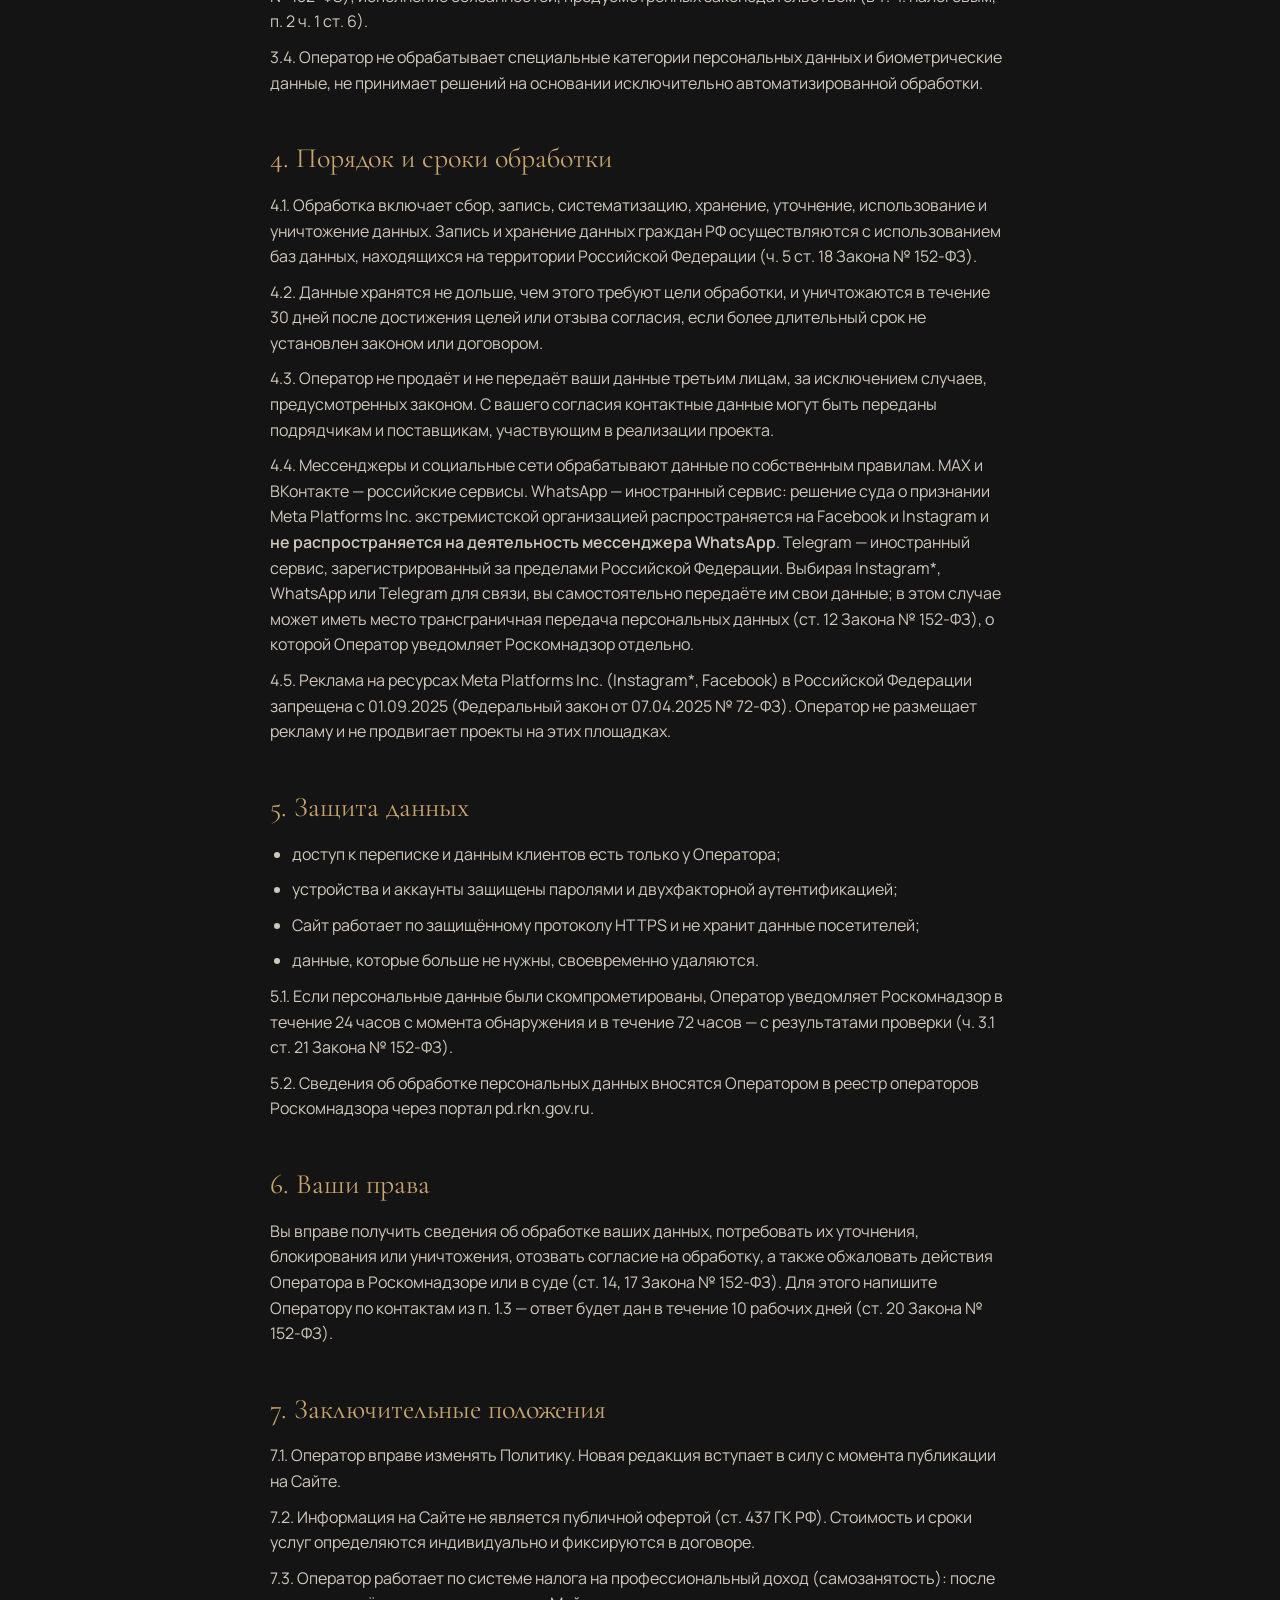
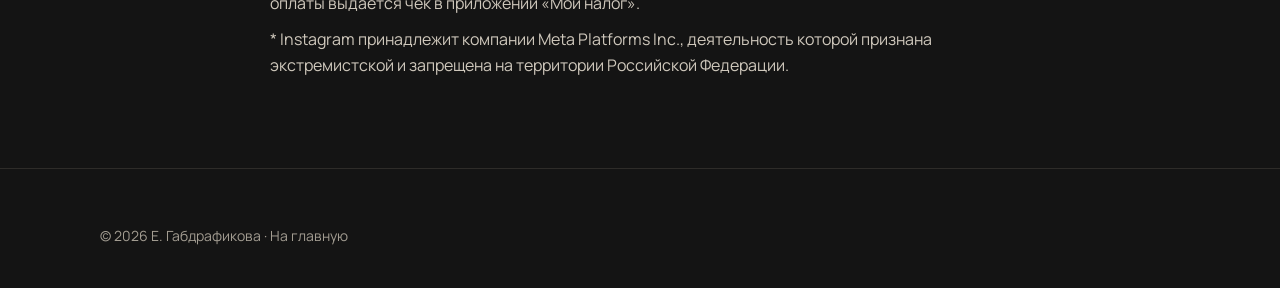
<file: privacy.html>
<!doctype html>
<html lang="ru">
<head>
<meta charset="utf-8">
<meta name="viewport" content="width=device-width, initial-scale=1">
<meta http-equiv="Content-Security-Policy" content="default-src 'none'; script-src 'self'; style-src 'self'; img-src 'self' data:; font-src 'self'; base-uri 'none'; form-action 'none'; upgrade-insecure-requests">
<meta name="referrer" content="strict-origin-when-cross-origin">
<meta name="color-scheme" content="dark">
<title>Политика обработки персональных данных — Е. Габдрафикова</title>
<meta name="robots" content="noindex, follow">
<link rel="icon" href="assets/img/favicon.svg" type="image/svg+xml">
<link rel="stylesheet" href="assets/css/fonts.css">
<link rel="stylesheet" href="assets/css/style.css">
<script src="assets/js/year.js" defer></script>
</head>
<body>
<header class="header is-scrolled">
  <div class="container header__in">
    <a class="logo" href="index.html">Е. <span>Габдрафикова</span></a>
    <a class="btn btn--sm" href="index.html">← На главную</a>
  </div>
</header>
<main class="doc">
<div class="container">
<!-- ЗАМЕНИТЬ: ИНН, телефон, e-mail и дату редакции. Ссылки на мессенджеры приведены на главной странице
     Сайта — здесь их дублировать не нужно. Перед публикацией рекомендуется показать текст юристу. -->
<h1>Политика в отношении обработки персональных данных</h1>
<p class="muted">Редакция от 21.10.2026</p>

<h2>1. Общие положения</h2>
<p>1.1. Настоящая Политика разработана в соответствии с Федеральным законом от 27.07.2006 № 152-ФЗ «О персональных данных» (в действующей редакции) и определяет порядок обработки персональных данных и меры по их защите.</p>
<p>1.2. Оператор персональных данных — Габдрафикова Елена Аркадьевна, плательщик налога на профессиональный доход (самозанятая), ИНН 000000000000, место осуществления деятельности: Республика Башкортостан, г. Туймазы (далее — Оператор).</p>
<p>1.3. Контакты Оператора по вопросам персональных данных: телефон +7 (900) 000-00-00, мессенджеры MAX, Telegram и WhatsApp (ссылки указаны на главной странице Сайта), ВКонтакте, e-mail: hello@example.ru.</p>
<p>1.4. Политика действует в отношении сайта, на котором она размещена (далее — Сайт), и сведений, которые посетитель добровольно сообщает Оператору при обращении через указанные на Сайте контакты.</p>

<h2>2. Какие данные собирает Сайт</h2>
<p>2.1. Сайт <b>не содержит форм</b> для ввода персональных данных, <b>не использует файлы cookie</b>, счётчики посещаемости, системы аналитики и рекламы, не подключает сторонние скрипты и шрифты. Ответы на тест стиля обрабатываются только в браузере посетителя и никуда не передаются.</p>
<p>2.2. Отдельного согласия и уведомления о cookie на Сайте нет, потому что Сайт не использует cookie и иные технические средства, требующие предварительного согласия. Если в будущем появится форма заявки или счётчик, для них отдельно оформляются согласие на обработку персональных данных отдельным документом (требование Федерального закона от 24.06.2025 № 156-ФЗ, действует с 01.09.2025) и уведомление о cookie.</p>
<p>2.3. При открытии Сайта хостинг-провайдер может автоматически фиксировать в технических журналах сервера IP-адрес, сведения о браузере, дату и время запроса. Эти данные обрабатываются провайдером для обеспечения работы и безопасности сервера; Оператор не использует их для идентификации посетителей.</p>
<!-- Хостинг-провайдер. Если смените хостинг — замените название. -->
<p>2.4. Сайт размещён на серверах хостинг-провайдера АО «ТаймВэб» (Timeweb), расположенных на территории Российской Федерации.</p>

<h2>3. Данные, которые вы сообщаете при обращении</h2>
<p>3.1. Если вы звоните или пишете Оператору по телефону, в MAX, Telegram, WhatsApp или ВКонтакте, Оператор может обрабатывать: имя, номер телефона, имя пользователя в мессенджере или соцсети, сведения об объекте (адрес, площадь, фото, пожелания к интерьеру) и иные сведения, которые вы сообщили сами. Обращения из Instagram* Оператор использует только как справочные.</p>
<p>3.2. Цели обработки: ответ на обращение, консультация, расчёт стоимости, заключение и исполнение договора на оказание услуг по дизайну интерьера.</p>
<p>3.3. Правовые основания: заключение и исполнение договора, стороной которого или инициатором заключения которого является субъект персональных данных (п. 5 ч. 1 ст. 6 Закона № 152-ФЗ); исполнение обязанностей, предусмотренных законодательством (в т. ч. налоговым, п. 2 ч. 1 ст. 6).</p>
<p>3.4. Оператор не обрабатывает специальные категории персональных данных и биометрические данные, не принимает решений на основании исключительно автоматизированной обработки.</p>

<h2>4. Порядок и сроки обработки</h2>
<p>4.1. Обработка включает сбор, запись, систематизацию, хранение, уточнение, использование и уничтожение данных. Запись и хранение данных граждан РФ осуществляются с использованием баз данных, находящихся на территории Российской Федерации (ч. 5 ст. 18 Закона № 152-ФЗ).</p>
<p>4.2. Данные хранятся не дольше, чем этого требуют цели обработки, и уничтожаются в течение 30 дней после достижения целей или отзыва согласия, если более длительный срок не установлен законом или договором.</p>
<p>4.3. Оператор не продаёт и не передаёт ваши данные третьим лицам, за исключением случаев, предусмотренных законом. С вашего согласия контактные данные могут быть переданы подрядчикам и поставщикам, участвующим в реализации проекта.</p>
<p>4.4. Мессенджеры и социальные сети обрабатывают данные по собственным правилам. MAX и ВКонтакте — российские сервисы. WhatsApp — иностранный сервис: решение суда о признании Meta Platforms Inc. экстремистской организацией распространяется на Facebook и Instagram и <b>не распространяется на деятельность мессенджера WhatsApp</b>. Telegram — иностранный сервис, зарегистрированный за пределами Российской Федерации. Выбирая Instagram*, WhatsApp или Telegram для связи, вы самостоятельно передаёте им свои данные; в этом случае может иметь место трансграничная передача персональных данных (ст. 12 Закона № 152-ФЗ), о которой Оператор уведомляет Роскомнадзор отдельно.</p>
<p>4.5. Реклама на ресурсах Meta Platforms Inc. (Instagram*, Facebook) в Российской Федерации запрещена с 01.09.2025 (Федеральный закон от 07.04.2025 № 72-ФЗ). Оператор не размещает рекламу и не продвигает проекты на этих площадках.</p>

<h2>5. Защита данных</h2>
<ul>
<li>доступ к переписке и данным клиентов есть только у Оператора;</li>
<li>устройства и аккаунты защищены паролями и двухфакторной аутентификацией;</li>
<li>Сайт работает по защищённому протоколу HTTPS и не хранит данные посетителей;</li>
<li>данные, которые больше не нужны, своевременно удаляются.</li>
</ul>
<p>5.1. Если персональные данные были скомпрометированы, Оператор уведомляет Роскомнадзор в течение 24 часов с момента обнаружения и в течение 72 часов — с результатами проверки (ч. 3.1 ст. 21 Закона № 152-ФЗ).</p>
<p>5.2. Сведения об обработке персональных данных вносятся Оператором в реестр операторов Роскомнадзора через портал pd.rkn.gov.ru.</p>

<h2>6. Ваши права</h2>
<p>Вы вправе получить сведения об обработке ваших данных, потребовать их уточнения, блокирования или уничтожения, отозвать согласие на обработку, а также обжаловать действия Оператора в Роскомнадзоре или в суде (ст. 14, 17 Закона № 152-ФЗ). Для этого напишите Оператору по контактам из п. 1.3 — ответ будет дан в течение 10 рабочих дней (ст. 20 Закона № 152-ФЗ).</p>

<h2>7. Заключительные положения</h2>
<p>7.1. Оператор вправе изменять Политику. Новая редакция вступает в силу с момента публикации на Сайте.</p>
<p>7.2. Информация на Сайте не является публичной офертой (ст. 437 ГК РФ). Стоимость и сроки услуг определяются индивидуально и фиксируются в договоре.</p>
<p>7.3. Оператор работает по системе налога на профессиональный доход (самозанятость): после оплаты выдаётся чек в приложении «Мой налог».</p>
<p class="muted">* Instagram принадлежит компании Meta Platforms Inc., деятельность которой признана экстремистской и запрещена на территории Российской Федерации.</p>
</div>
</main>
<footer class="footer"><div class="container"><p>© <span id="year">2026</span> Е. Габдрафикова · <a href="index.html">На главную</a></p></div></footer>
</body>
</html>
</file>
<file: assets/css/fonts.css>
/* Шрифты размещены локально: без запросов к Google Fonts (нет передачи IP посетителей за рубеж). Лицензия SIL OFL 1.1 */
@font-face{font-family:"Manrope";font-style:normal;font-weight:400;font-display:swap;src:url(../fonts/manrope-cyrillic-400-normal.woff2) format("woff2");unicode-range:U+0301,U+0400-045F,U+0490-0491,U+04B0-04B1,U+2116}
@font-face{font-family:"Manrope";font-style:normal;font-weight:400;font-display:swap;src:url(../fonts/manrope-latin-400-normal.woff2) format("woff2");unicode-range:U+0000-00FF,U+0131,U+0152-0153,U+02BB-02BC,U+02C6,U+02DA,U+02DC,U+2000-206F,U+20AC,U+2122,U+2191,U+2193,U+2212,U+2215,U+FEFF,U+FFFD}
@font-face{font-family:"Manrope";font-style:normal;font-weight:500;font-display:swap;src:url(../fonts/manrope-cyrillic-500-normal.woff2) format("woff2");unicode-range:U+0301,U+0400-045F,U+0490-0491,U+04B0-04B1,U+2116}
@font-face{font-family:"Manrope";font-style:normal;font-weight:500;font-display:swap;src:url(../fonts/manrope-latin-500-normal.woff2) format("woff2");unicode-range:U+0000-00FF,U+0131,U+0152-0153,U+02BB-02BC,U+02C6,U+02DA,U+02DC,U+2000-206F,U+20AC,U+2122,U+2191,U+2193,U+2212,U+2215,U+FEFF,U+FFFD}
@font-face{font-family:"Manrope";font-style:normal;font-weight:600;font-display:swap;src:url(../fonts/manrope-cyrillic-600-normal.woff2) format("woff2");unicode-range:U+0301,U+0400-045F,U+0490-0491,U+04B0-04B1,U+2116}
@font-face{font-family:"Manrope";font-style:normal;font-weight:600;font-display:swap;src:url(../fonts/manrope-latin-600-normal.woff2) format("woff2");unicode-range:U+0000-00FF,U+0131,U+0152-0153,U+02BB-02BC,U+02C6,U+02DA,U+02DC,U+2000-206F,U+20AC,U+2122,U+2191,U+2193,U+2212,U+2215,U+FEFF,U+FFFD}
@font-face{font-family:"Cormorant Garamond";font-style:normal;font-weight:400;font-display:swap;src:url(../fonts/cormorant-garamond-cyrillic-400-normal.woff2) format("woff2");unicode-range:U+0301,U+0400-045F,U+0490-0491,U+04B0-04B1,U+2116}
@font-face{font-family:"Cormorant Garamond";font-style:normal;font-weight:400;font-display:swap;src:url(../fonts/cormorant-garamond-latin-400-normal.woff2) format("woff2");unicode-range:U+0000-00FF,U+0131,U+0152-0153,U+02BB-02BC,U+02C6,U+02DA,U+02DC,U+2000-206F,U+20AC,U+2122,U+2191,U+2193,U+2212,U+2215,U+FEFF,U+FFFD}
@font-face{font-family:"Cormorant Garamond";font-style:italic;font-weight:400;font-display:swap;src:url(../fonts/cormorant-garamond-cyrillic-400-italic.woff2) format("woff2");unicode-range:U+0301,U+0400-045F,U+0490-0491,U+04B0-04B1,U+2116}
@font-face{font-family:"Cormorant Garamond";font-style:italic;font-weight:400;font-display:swap;src:url(../fonts/cormorant-garamond-latin-400-italic.woff2) format("woff2");unicode-range:U+0000-00FF,U+0131,U+0152-0153,U+02BB-02BC,U+02C6,U+02DA,U+02DC,U+2000-206F,U+20AC,U+2122,U+2191,U+2193,U+2212,U+2215,U+FEFF,U+FFFD}
@font-face{font-family:"Cormorant Garamond";font-style:normal;font-weight:500;font-display:swap;src:url(../fonts/cormorant-garamond-cyrillic-500-normal.woff2) format("woff2");unicode-range:U+0301,U+0400-045F,U+0490-0491,U+04B0-04B1,U+2116}
@font-face{font-family:"Cormorant Garamond";font-style:normal;font-weight:500;font-display:swap;src:url(../fonts/cormorant-garamond-latin-500-normal.woff2) format("woff2");unicode-range:U+0000-00FF,U+0131,U+0152-0153,U+02BB-02BC,U+02C6,U+02DA,U+02DC,U+2000-206F,U+20AC,U+2122,U+2191,U+2193,U+2212,U+2215,U+FEFF,U+FFFD}
</file>
<file: assets/css/style.css>
/* ==========================================================
   Е. Габдрафикова — дизайн интерьеров. Тема «Графит»
   ========================================================== */
:root{
  --bg:#141414; --surface:#1C1B19; --surface-2:#232220; --line:#2E2C29; --line-2:#3A3631;
  --text:#EDE8E0; --muted:#A39D92; --soft:#CFC8BC;
  --gold:#C9A66B; --gold-2:#D9BC88;
  --serif:"Cormorant Garamond",Georgia,"Times New Roman",serif;
  --sans:"Manrope",system-ui,-apple-system,"Segoe UI",Roboto,Arial,sans-serif;
  --container:1160px; --gutter:40px; --radius:4px;
}
*,*::before,*::after{box-sizing:border-box}
html{scroll-behavior:smooth;-webkit-text-size-adjust:100%}
body{margin:0;background:var(--bg);color:var(--text);font:16px/1.6 var(--sans);-webkit-font-smoothing:antialiased}
img{display:block;max-width:100%;height:auto}
a{color:inherit;text-decoration:none}
button{font:inherit;color:inherit;cursor:pointer}
h1,h2,h3,h4,p,ul,ol,figure{margin:0;padding:0}
ul{list-style:none}
:focus-visible{outline:2px solid var(--gold);outline-offset:3px}
.visually-hidden{position:absolute!important;width:1px;height:1px;overflow:hidden;clip:rect(0 0 0 0);white-space:nowrap}
.skip{position:absolute;left:16px;top:-60px;background:var(--gold);color:var(--bg);padding:10px 16px;z-index:200}
.skip:focus{top:16px}
.container{max-width:var(--container);margin:0 auto;padding:0 var(--gutter)}
.section{padding:112px 0}
.section--tight{padding-top:0}
.section--alt{background:var(--surface)}
.kicker{font-size:13px;letter-spacing:.22em;text-transform:uppercase;color:var(--gold);margin-bottom:18px;display:block}
.h2{font-family:var(--serif);font-weight:400;font-size:clamp(34px,4.4vw,52px);line-height:1.08;margin-bottom:48px}
.h2 em{font-style:italic;color:var(--gold)}
.lead{color:var(--soft);max-width:560px}
.muted{color:var(--muted)}
.gold{color:var(--gold)}

/* Кнопки */
.btn{display:inline-flex;align-items:center;justify-content:center;gap:10px;min-height:48px;padding:12px 30px;border:1px solid var(--gold);background:transparent;color:var(--gold);font-size:13px;font-weight:500;letter-spacing:.16em;text-transform:uppercase;border-radius:var(--radius);transition:background .25s,color .25s,border-color .25s;white-space:nowrap}
.btn:hover{background:var(--gold);color:var(--bg)}
.btn--fill{background:var(--gold);color:var(--bg)}
.btn--fill:hover{background:var(--gold-2);border-color:var(--gold-2)}
.btn--ghost{border-color:var(--line-2);color:var(--text)}
.btn--ghost:hover{border-color:var(--gold);background:transparent;color:var(--gold)}
.btn--sm{min-height:40px;padding:8px 18px;font-size:12px}

/* Шапка */
.header{position:fixed;inset:0 0 auto;z-index:100;transition:background .3s,border-color .3s;border-bottom:1px solid transparent}
.header.is-scrolled{background:rgba(20,20,20,.94);border-color:var(--line)}
.header__in{display:flex;align-items:center;justify-content:space-between;height:80px;gap:24px}
.logo{font-family:var(--serif);font-size:24px;letter-spacing:.04em;white-space:nowrap}
.logo span{color:var(--gold)}
.nav{display:flex;gap:30px;font-size:13px;letter-spacing:.14em;text-transform:uppercase;color:var(--soft)}
.nav a{padding:8px 0;transition:color .2s}
.nav a:hover{color:var(--gold)}
.burger{display:none;width:48px;height:48px;border:1px solid var(--line-2);background:transparent;border-radius:var(--radius);position:relative}
.burger span{position:absolute;left:13px;right:13px;height:1px;background:var(--text);transition:transform .25s,opacity .25s}
.burger span:nth-child(1){top:17px}.burger span:nth-child(2){top:23px}.burger span:nth-child(3){top:29px}
.burger[aria-expanded="true"] span:nth-child(1){transform:translateY(6px) rotate(45deg)}
.burger[aria-expanded="true"] span:nth-child(2){opacity:0}
.burger[aria-expanded="true"] span:nth-child(3){transform:translateY(-6px) rotate(-45deg)}

/* Первый экран */
.hero{min-height:100vh;min-height:100svh;display:flex;align-items:center;padding:120px 0 80px;background:linear-gradient(90deg,rgba(14,14,14,.94) 0%,rgba(14,14,14,.62) 52%,rgba(14,14,14,.18) 100%),url(../img/hero.jpg) center/cover no-repeat}
.hero__box{max-width:640px}
.hero h1{font-family:var(--serif);font-weight:400;font-size:clamp(42px,6vw,72px);line-height:1.04}
.hero h1 em{color:var(--gold)}
.hero p{margin:28px 0 40px;color:var(--soft);font-size:17px;max-width:540px}
.hero__actions{display:flex;flex-wrap:wrap;gap:16px}

.stats{display:grid;grid-template-columns:repeat(4,1fr);border-bottom:1px solid var(--line)}
.stats li{padding:36px 28px;border-right:1px solid var(--line)}
.stats li:last-child{border-right:0}
.stats b{display:block;font-family:var(--serif);font-weight:400;font-size:40px;line-height:1.1;color:var(--gold)}
.stats span{font-size:14px;color:var(--muted)}

/* Обо мне */
.about{display:grid;grid-template-columns:5fr 6fr;gap:80px;align-items:center}
.about__photo{position:relative}
.about__photo img{width:100%;aspect-ratio:3/4;object-fit:cover}
.about__photo::after{content:"";position:absolute;inset:24px -24px -24px 24px;border:1px solid var(--gold);z-index:-1;opacity:.5}
.about p{color:var(--soft)}
.about p+p{margin-top:16px}
.quote{font-family:var(--serif);font-style:italic;font-size:26px;line-height:1.35;color:var(--text);border-left:1px solid var(--gold);padding-left:24px;margin:32px 0}
.geo{display:flex;flex-wrap:wrap;gap:8px;margin-top:28px}
.geo li{border:1px solid var(--line-2);padding:6px 14px;font-size:14px;color:var(--soft);border-radius:999px}

/* Услуги */
.services{display:grid;grid-template-columns:repeat(3,1fr);border:1px solid var(--line)}
.service{padding:44px 34px;border-right:1px solid var(--line);display:flex;flex-direction:column}
.service:last-child{border-right:0}
.service--accent{background:var(--surface-2)}
.service__num{font-family:var(--serif);font-size:22px;color:var(--gold)}
.service h3{font-family:var(--serif);font-weight:400;font-size:32px;line-height:1.1;margin:10px 0 8px}
.service__sub{font-size:14px;color:var(--muted);margin-bottom:24px}
.service ul{flex:1;margin-bottom:32px}
.service li{padding:12px 0;border-bottom:1px solid var(--line);font-size:15px;color:var(--soft);display:flex;gap:12px}
.service li::before{content:"—";color:var(--gold)}
.price-note{margin-top:28px;display:flex;align-items:center;gap:16px;color:var(--muted);font-size:15px}
.price-note::before{content:"";width:40px;height:1px;background:var(--gold)}

/* Этапы */
.steps{display:grid;grid-template-columns:repeat(7,1fr);gap:0;counter-reset:s;position:relative}
.steps::before{content:"";position:absolute;left:0;right:0;top:27px;height:1px;background:var(--line-2)}
.step{position:relative;padding-right:16px}
.step__dot{width:56px;height:56px;border:1px solid var(--gold);border-radius:50%;display:grid;place-items:center;font-family:var(--serif);font-size:22px;color:var(--gold);background:var(--bg);position:relative}
.section--alt .step__dot{background:var(--surface)}
.step h3{font-family:var(--serif);font-weight:400;font-size:22px;line-height:1.15;margin:20px 0 8px}
.step p{font-size:14px;color:var(--muted)}

/* Портфолио */
.filters{display:flex;flex-wrap:wrap;gap:10px;margin:-16px 0 40px}
.chip{min-height:44px;padding:8px 18px;border:1px solid var(--line-2);background:transparent;border-radius:999px;font-size:14px;color:var(--soft);transition:all .2s}
.chip:hover{border-color:var(--gold);color:var(--gold)}
.chip[aria-pressed="true"]{background:var(--gold);border-color:var(--gold);color:var(--bg)}
.grid{display:grid;grid-template-columns:repeat(3,1fr);gap:24px}
.card{background:none;border:0;padding:0;text-align:left;display:block;width:100%}
.card__img{position:relative;overflow:hidden;aspect-ratio:4/5;background:var(--surface)}
.card__img img{width:100%;height:100%;object-fit:cover;transition:transform .6s ease,filter .4s}
.card:hover .card__img img{transform:scale(1.04);filter:brightness(.85)}
.card__tag{position:absolute;left:14px;top:14px;background:rgba(20,20,20,.82);color:var(--gold);font-size:12px;letter-spacing:.12em;text-transform:uppercase;padding:6px 10px}
.card__body{padding:16px 0 4px;display:flex;justify-content:space-between;gap:12px;align-items:baseline}
.card__title{font-family:var(--serif);font-size:24px;line-height:1.2}
.card__meta{font-size:13px;color:var(--muted);white-space:nowrap}
.empty{color:var(--muted);padding:32px 0}

/* Модальное окно проекта */
.modal{width:min(1100px,calc(100% - 32px));max-height:calc(100% - 32px);padding:0;border:1px solid var(--line-2);background:var(--surface);color:var(--text);border-radius:var(--radius)}
.modal::backdrop{background:rgba(0,0,0,.78)}
.modal__in{display:grid;grid-template-columns:1.4fr 1fr;max-height:calc(100vh - 34px)}
.modal__gallery{position:relative;background:#0E0E0E;display:flex;flex-direction:column}
.modal__main{flex:1;min-height:0;display:grid;place-items:center}
.modal__main img{width:100%;height:100%;max-height:72vh;object-fit:contain}
.modal__thumbs{display:flex;gap:8px;padding:10px;overflow-x:auto}
.modal__thumbs button{flex:0 0 72px;height:56px;padding:0;border:1px solid transparent;background:none;opacity:.6}
.modal__thumbs button[aria-current="true"]{border-color:var(--gold);opacity:1}
.modal__thumbs img{width:100%;height:100%;object-fit:cover}
.modal__nav{position:absolute;top:calc(50% - 40px);width:48px;height:48px;border:1px solid var(--line-2);background:rgba(20,20,20,.75);border-radius:50%;font-size:20px;display:grid;place-items:center}
.modal__nav--prev{left:12px}.modal__nav--next{right:12px}
.modal__info{padding:44px 36px;overflow-y:auto}
.modal__info h3{font-family:var(--serif);font-weight:400;font-size:36px;line-height:1.1;margin-bottom:20px}
.facts{display:grid;grid-template-columns:1fr 1fr;gap:16px;padding:20px 0;border-top:1px solid var(--line);border-bottom:1px solid var(--line);margin-bottom:24px}
.facts dt{font-size:12px;letter-spacing:.14em;text-transform:uppercase;color:var(--muted)}
.facts dd{margin:4px 0 0;font-family:var(--serif);font-size:20px}
.modal__info h4{font-size:12px;letter-spacing:.16em;text-transform:uppercase;color:var(--gold);margin:20px 0 8px}
.modal__info p{color:var(--soft);font-size:15px}
.modal__close{position:absolute;right:12px;top:12px;width:44px;height:44px;border:1px solid var(--line-2);background:var(--surface);border-radius:50%;font-size:20px;z-index:2}

/* До / после */
.compare{position:relative;max-width:900px;margin:0 auto;aspect-ratio:928/1152;max-height:80vh;overflow:hidden;user-select:none;--pos:50%}
.compare img{position:absolute;inset:0;width:100%;height:100%;object-fit:cover}
.compare__after{clip-path:inset(0 0 0 var(--pos))}
.compare__line{position:absolute;top:0;bottom:0;left:var(--pos);width:2px;background:var(--gold);transform:translateX(-1px);pointer-events:none}
.compare__line::after{content:"⟷";position:absolute;top:50%;left:50%;transform:translate(-50%,-50%);width:52px;height:52px;border-radius:50%;background:var(--gold);color:var(--bg);display:grid;place-items:center;font-size:20px}
.compare__range{position:absolute;inset:0;width:100%;height:100%;opacity:0;cursor:ew-resize;margin:0}
.compare__label{position:absolute;bottom:16px;background:rgba(20,20,20,.82);padding:6px 12px;font-size:12px;letter-spacing:.14em;text-transform:uppercase;pointer-events:none}
.compare__label--before{left:16px}.compare__label--after{right:16px;color:var(--gold)}
.compare-wrap{display:grid;grid-template-columns:1fr 1.3fr;gap:64px;align-items:center}
.compare-wrap .compare{margin:0;max-height:none}

/* Тест */
.quiz{border:1px solid var(--line-2);background:var(--surface);min-height:560px;display:flex;flex-direction:column}
.quiz__top{display:flex;justify-content:space-between;align-items:center;padding:20px 32px;border-bottom:1px solid var(--line);font-size:14px;color:var(--muted);gap:16px}
.progress{flex:1;max-width:320px;height:2px;background:var(--line-2)}
.progress i{display:block;height:100%;width:0;background:var(--gold);transition:width .35s}
.quiz__body{flex:1;padding:48px 32px;display:flex;flex-direction:column}
.quiz__q{font-family:var(--serif);font-weight:400;font-size:clamp(28px,3.2vw,40px);line-height:1.15;margin-bottom:32px}
.options{display:grid;grid-template-columns:repeat(3,1fr);gap:14px}
.option{min-height:64px;padding:16px 20px;border:1px solid var(--line-2);background:var(--bg);border-radius:var(--radius);text-align:left;font-size:15px;line-height:1.4;transition:border-color .2s,background .2s;display:flex;align-items:center;gap:14px}
.option:hover{border-color:var(--gold)}
.option[aria-pressed="true"]{border-color:var(--gold);background:var(--surface-2)}
.option__mark{flex:0 0 18px;height:18px;border:1px solid var(--muted);border-radius:50%}
.option[aria-pressed="true"] .option__mark{border-color:var(--gold);background:radial-gradient(circle,var(--gold) 45%,transparent 50%)}
.quiz__foot{display:flex;justify-content:space-between;gap:16px;margin-top:auto;padding-top:32px}
.quiz__intro{display:grid;grid-template-columns:1.2fr 1fr;gap:48px;align-items:center;flex:1}
.quiz__intro .h2{margin-bottom:20px}
.quiz__styles{display:grid;grid-template-columns:repeat(3,1fr);gap:8px}
.quiz__styles img{aspect-ratio:1;object-fit:cover;width:100%}

.result{display:grid;grid-template-columns:1fr 1.15fr;gap:48px}
.result__img img{width:100%;aspect-ratio:4/5;object-fit:cover}
.result h3{font-family:var(--serif);font-weight:400;font-size:clamp(36px,4vw,54px);line-height:1.05;color:var(--gold);margin-bottom:16px}
.result__desc{color:var(--soft)}
.result h4{font-size:12px;letter-spacing:.16em;text-transform:uppercase;color:var(--muted);margin:28px 0 12px}
.palette{display:grid;grid-template-columns:repeat(5,1fr);gap:8px}
.swatch__c{height:64px;border:1px solid var(--line-2);border-radius:var(--radius)}
.swatch__n{font-size:13px;margin-top:6px;line-height:1.3}
.swatch__h{font-size:12px;color:var(--muted)}
.ideas li{padding:10px 0;border-bottom:1px solid var(--line);font-size:15px;color:var(--soft);display:flex;gap:12px}
.ideas li::before{content:"◆";color:var(--gold);font-size:10px;padding-top:6px}
.result__actions{display:flex;flex-wrap:wrap;gap:12px;margin-top:32px}

/* Отзывы */
.slider{position:relative}
.slider__track{display:grid;grid-auto-flow:column;grid-auto-columns:calc((100% - 48px)/3);gap:24px;overflow-x:auto;scroll-snap-type:x mandatory;scrollbar-width:none;padding-bottom:4px}
.slider__track::-webkit-scrollbar{display:none}
.review{scroll-snap-align:start;border:1px solid var(--line);padding:36px 32px;display:flex;flex-direction:column;background:var(--bg)}
.review__q{font-family:var(--serif);font-size:56px;line-height:.6;color:var(--gold);height:28px}
.review p{color:var(--soft);font-size:15px;flex:1;margin:12px 0 24px}
.review b{font-weight:500;display:block}
.review small{color:var(--muted);font-size:13px}
.demo{display:inline-block;font-size:11px;letter-spacing:.12em;text-transform:uppercase;color:var(--bg);background:var(--muted);padding:2px 8px;margin-bottom:14px;align-self:flex-start}
.slider__ctrl{display:flex;gap:10px;justify-content:flex-end;margin-top:24px}
.slider__ctrl button{width:48px;height:48px;border:1px solid var(--line-2);background:none;border-radius:50%;font-size:18px}
.slider__ctrl button:hover{border-color:var(--gold);color:var(--gold)}

/* FAQ */
.faq{max-width:860px}
.faq details{border-bottom:1px solid var(--line)}
.faq summary{list-style:none;cursor:pointer;display:flex;justify-content:space-between;gap:24px;padding:26px 0;font-family:var(--serif);font-size:26px;line-height:1.25}
.faq summary::-webkit-details-marker{display:none}
.faq summary::after{content:"+";color:var(--gold);font-family:var(--sans);font-weight:300;transition:transform .25s}
.faq details[open] summary::after{transform:rotate(45deg)}
.faq details p{padding:0 0 26px;color:var(--soft);max-width:720px}

/* Контакты */
.contacts{display:grid;grid-template-columns:1.1fr 1fr;gap:64px;align-items:start}
.contact-list li{border-bottom:1px solid var(--line)}
.contact-list a,.contact-list .row{display:flex;justify-content:space-between;align-items:center;gap:16px;padding:22px 0;transition:color .2s}
.contact-list a:hover{color:var(--gold)}
.contact-list .lbl{font-size:12px;letter-spacing:.16em;text-transform:uppercase;color:var(--muted);display:block;margin-bottom:2px}
.contact-list .val{font-family:var(--serif);font-size:28px;line-height:1.2}
.contact-list .arr{color:var(--gold);font-size:22px}
.note{font-size:13px;color:var(--muted);margin-top:16px}
.copy{border:1px solid var(--line-2);background:none;border-radius:var(--radius);min-height:40px;padding:6px 14px;font-size:13px;color:var(--soft)}
.copy:hover{border-color:var(--gold);color:var(--gold)}

/* Подвал */
.footer{border-top:1px solid var(--line);padding:56px 0 40px;font-size:14px;color:var(--muted)}
.footer__top{display:flex;justify-content:space-between;gap:32px;flex-wrap:wrap;margin-bottom:32px}
.footer__links{display:flex;gap:24px;flex-wrap:wrap}
.footer__links a{text-decoration:underline;text-underline-offset:4px}
.footer__links a:hover{color:var(--gold)}
.footer__legal{display:grid;gap:8px;font-size:13px;line-height:1.55;border-top:1px solid var(--line);padding-top:24px}

/* Плавающая кнопка */
.fab{position:fixed;right:24px;bottom:24px;z-index:90;display:flex;flex-direction:column;align-items:flex-end;gap:10px}
.fab__btn{width:60px;height:60px;border-radius:50%;background:var(--gold);color:var(--bg);border:0;display:grid;place-items:center;box-shadow:0 6px 24px rgba(0,0,0,.4)}
.fab__btn svg{width:26px;height:26px}
.fab__menu{display:flex;flex-direction:column;gap:8px}
.fab__menu[hidden]{display:none}
.fab__menu a{background:var(--surface-2);border:1px solid var(--line-2);padding:12px 18px;border-radius:999px;font-size:14px;min-height:44px;display:flex;align-items:center}
.fab__menu a:hover{border-color:var(--gold);color:var(--gold)}

/* Кнопка «Наверх» — по центру экрана, в том же стиле, что плавающая кнопка */
.to-top{position:fixed;right:24px;top:50%;z-index:89;width:56px;height:56px;margin-top:-28px;border-radius:50%;background:var(--gold);color:var(--bg);border:0;display:grid;place-items:center;box-shadow:0 6px 24px rgba(0,0,0,.4);opacity:0;visibility:hidden;pointer-events:none;transform:translateY(10px);transition:opacity .25s,transform .25s}
.to-top svg{width:24px;height:24px}
.to-top.is-visible{opacity:1;visibility:visible;pointer-events:auto;transform:translateY(0)}
.to-top.is-hidden{opacity:0;visibility:hidden;pointer-events:none}
.to-top:hover{background:var(--gold-2)}
.to-top:focus-visible{outline:2px solid var(--gold);outline-offset:3px}

/* Документ (политика) */
.doc{padding:140px 0 80px}
.doc .container{max-width:820px}
.doc h1{font-family:var(--serif);font-weight:400;font-size:clamp(34px,5vw,52px);line-height:1.1;margin-bottom:12px}
.doc h2{font-family:var(--serif);font-weight:400;font-size:28px;margin:40px 0 12px;color:var(--gold)}
.doc p,.doc li{color:var(--soft);margin-bottom:10px}
.doc ul{list-style:disc;padding-left:22px}
.doc a{color:var(--gold);text-decoration:underline;text-underline-offset:3px}

/* Появление при прокрутке (только при включённом JS) */
.js .reveal{opacity:0;transform:translateY(24px);transition:opacity .8s ease,transform .8s ease}
.js .reveal.is-in{opacity:1;transform:none}
@media (prefers-reduced-motion:reduce){html{scroll-behavior:auto}*,*::before,*::after{transition:none!important;animation:none!important}.js .reveal{opacity:1;transform:none}}

/* Адаптив */
@media (max-width:1100px){
  .steps{grid-template-columns:repeat(4,1fr);row-gap:40px}
  .steps::before{display:none}
  .options{grid-template-columns:repeat(2,1fr)}
}
@media (max-width:960px){
  :root{--gutter:24px}
  .section{padding:80px 0}
  .nav{position:fixed;inset:80px 0 auto;flex-direction:column;gap:0;background:rgba(20,20,20,.98);border-bottom:1px solid var(--line);padding:8px var(--gutter) 24px;opacity:0;visibility:hidden;pointer-events:none;transform:translateY(-12px);transition:opacity .26s ease,transform .26s ease,visibility 0s linear .26s}
  .nav.is-open{opacity:1;visibility:visible;pointer-events:auto;transform:translateY(0);transition:opacity .26s ease,transform .26s ease,visibility 0s}
  .nav a{padding:16px 0;border-bottom:1px solid var(--line);opacity:0;transform:translateY(-8px);transition:opacity .2s ease,transform .2s ease,color .2s}
  .nav.is-open a{opacity:1;transform:translateY(0)}
  /* Пункты меню появляются по очереди — каскад при открытии */
  .nav.is-open a:nth-child(1){transition-delay:.05s}
  .nav.is-open a:nth-child(2){transition-delay:.09s}
  .nav.is-open a:nth-child(3){transition-delay:.13s}
  .nav.is-open a:nth-child(4){transition-delay:.17s}
  .nav.is-open a:nth-child(5){transition-delay:.21s}
  .nav.is-open a:nth-child(6){transition-delay:.25s}
  .nav.is-open a:nth-child(7){transition-delay:.29s}
  /* Затемнение страницы под открытым меню */
  body::before{content:"";position:fixed;inset:80px 0 0;background:rgba(0,0,0,.55);opacity:0;visibility:hidden;pointer-events:none;z-index:98;transition:opacity .26s ease,visibility 0s linear .26s}
  body.menu-open::before{opacity:1;visibility:visible;pointer-events:auto;transition:opacity .26s ease,visibility 0s}
  .burger{display:block}
  .header__cta{display:none}
  .header{background:rgba(20,20,20,.94);border-color:var(--line)}
  .stats{grid-template-columns:1fr 1fr}
  .stats li:nth-child(2){border-right:0}
  .stats li:nth-child(-n+2){border-bottom:1px solid var(--line)}
  .about,.compare-wrap,.contacts,.result,.quiz__intro{grid-template-columns:1fr;gap:48px}
  .about__photo{max-width:440px}
  .services{grid-template-columns:1fr}
  .service{border-right:0;border-bottom:1px solid var(--line)}
  .service:last-child{border-bottom:0}
  .grid{grid-template-columns:1fr 1fr}
  .slider__track{grid-auto-columns:calc((100% - 24px)/2)}
  .modal__in{grid-template-columns:1fr;overflow-y:auto}
  .modal__main img{max-height:55vh}
  .modal__info{overflow:visible}
}
@media (max-width:600px){
  :root{--gutter:20px}
  .hero{background:linear-gradient(180deg,rgba(14,14,14,.55) 0%,rgba(14,14,14,.92) 60%),url(../img/hero.jpg) 30% center/cover no-repeat;align-items:flex-end}
  .hero p{font-size:16px}
  .hero__actions .btn{width:100%}
  .stats li{padding:24px 16px}
  .stats b{font-size:30px}
  .steps{grid-template-columns:1fr 1fr}
  .grid{grid-template-columns:1fr}
  .options{grid-template-columns:1fr}
  .quiz__top,.quiz__body{padding-left:20px;padding-right:20px}
  .quiz__body{padding-top:32px;padding-bottom:28px}
  .palette{grid-template-columns:repeat(3,1fr)}
  .slider__track{grid-auto-columns:88%}
  .faq summary{font-size:22px}
  .contact-list .val{font-size:22px}
  .facts{grid-template-columns:1fr 1fr}
  .modal__info{padding:28px 20px}
  .fab{right:16px;bottom:16px}
  .to-top{right:14px;width:48px;height:48px;margin-top:-24px}
  .to-top svg{width:21px;height:21px}
}
.spacer{height:24px}.spacer--lg{height:32px}
ol{list-style:none}
.stats b{font-size:clamp(28px,2.7vw,40px)}
.card__body{flex-direction:column;gap:2px}
.card__meta{white-space:normal}
@media (max-width:600px){.about__photo::after{inset:16px -12px -12px 16px}}
body{overflow-x:clip}
html{scroll-padding-top:88px}
#quiz-box{scroll-margin-top:96px}
.compare__line::after{content:"‹ ›";font-family:var(--sans);letter-spacing:2px}
@media (max-width:600px){
  .grid{grid-template-columns:1fr 1fr;gap:16px 12px}
  .card__title{font-size:18px}
  .card__meta{font-size:12px}
  .card__tag{left:8px;top:8px;font-size:10px;padding:4px 6px}
}
@media (max-width:960px){.result__img img{aspect-ratio:4/3}}
.fab.is-hidden{opacity:0;pointer-events:none;transform:translateY(12px)}.fab{transition:opacity .25s,transform .25s}

/* === Исправления после тестирования === */
html:has(dialog[open]){overflow:hidden}              /* не прокручивать страницу под открытым проектом */
.step{min-width:0}                                    /* этапы не вылезают за экран на 320px */
.step h3{hyphens:auto;overflow-wrap:break-word}
#quiz-body:focus{outline:none}                        /* без рамки фокуса у области теста */
.contact-list .val{overflow-wrap:anywhere}


/* ==========================================================
   ОБНОВЛЕНИЕ 21.10.2026 — новые блоки и актуальные возможности CSS
   ========================================================== */

/* В шапке теперь 7 пунктов — уменьшаем шаг, чтобы меню не переносилось */
.nav{gap:24px}

/* Балансировка строк в заголовках (Baseline 2024; без поддержки — просто игнорируется) */
.hero h1,.h2,.trend h3,.service h3,.banner h3{text-wrap:balance}

/* Секция «Тренды 2026» */
.trends{display:grid;grid-template-columns:repeat(3,1fr);gap:1px;background:var(--line);border:1px solid var(--line);margin:44px 0 0}
.trend{background:var(--bg);padding:32px 28px 34px;display:flex;flex-direction:column}
.section--alt .trend{background:var(--surface)}
.trend__tag{font-size:11px;letter-spacing:.18em;text-transform:uppercase;color:var(--gold);margin-bottom:12px}
.trend h3{font-family:var(--serif);font-weight:400;font-size:26px;line-height:1.15;margin-bottom:12px}
.trend p{color:var(--soft);font-size:15px;line-height:1.6}
.sub-h{font-family:var(--serif);font-weight:400;font-size:28px;line-height:1.2;margin:64px 0 16px}
.palette--7{grid-template-columns:repeat(7,1fr);margin-top:28px}

/* Палитра 2026: Cloud Dancer, Transformative Teal и земляные тона */
.sw-c1{background:#F0EEE9}
.sw-c2{background:#1C7E84}
.sw-c3{background:#57504C}
.sw-c4{background:#7B473C}
.sw-c5{background:#D6B96C}
.sw-c6{background:#EEE6D2}
.sw-c7{background:#39463C}

/* Блок «Быстрый старт» */
.banner{border:1px solid var(--line-2);border-left:2px solid var(--gold);background:var(--surface);padding:34px 36px;display:flex;gap:32px;align-items:center;justify-content:space-between;flex-wrap:wrap;margin-top:32px}
.banner h3{font-family:var(--serif);font-weight:400;font-size:28px;line-height:1.15;margin-bottom:10px}
.banner p{color:var(--soft);font-size:15px;max-width:620px}
.banner .btn{flex:0 0 auto}

/* Повышенная контрастность — по запросу операционной системы */
@media (prefers-contrast:more){
  :root{--muted:#C9C2B6;--soft:#E4DED4;--line:#4B4842;--line-2:#615C54}
  .btn,.chip,.geo li,.copy{border-width:2px}
  .kicker,.trend__tag{color:#E0C48A}
}

/* Отложенная отрисовка нижней секции: неподдерживаемые браузеры просто её рисуют как обычно */
@media (min-width:961px){
  #reviews{content-visibility:auto;contain-intrinsic-size:auto 820px}
}

/* Печатная версия: без интерактивных блоков */
@media print{
  .header,.fab,.to-top,.quiz,.filters,.slider__ctrl,.compare__range,.burger,.skip{display:none!important}
  body{background:#fff;color:#111}
  .footer__legal,.note,.lead{color:#333}
}

/* Адаптив для новых блоков */
@media (max-width:1100px){
  .trends{grid-template-columns:repeat(2,1fr)}
  .palette--7{grid-template-columns:repeat(4,1fr)}
}
@media (max-width:960px){
  .banner{padding:28px 24px}
}
@media (max-width:600px){
  .trends{grid-template-columns:1fr}
  .palette--7{grid-template-columns:repeat(3,1fr)}
  .banner{flex-direction:column;align-items:flex-start;gap:20px}
  .banner .btn{width:100%}
}
</file>
